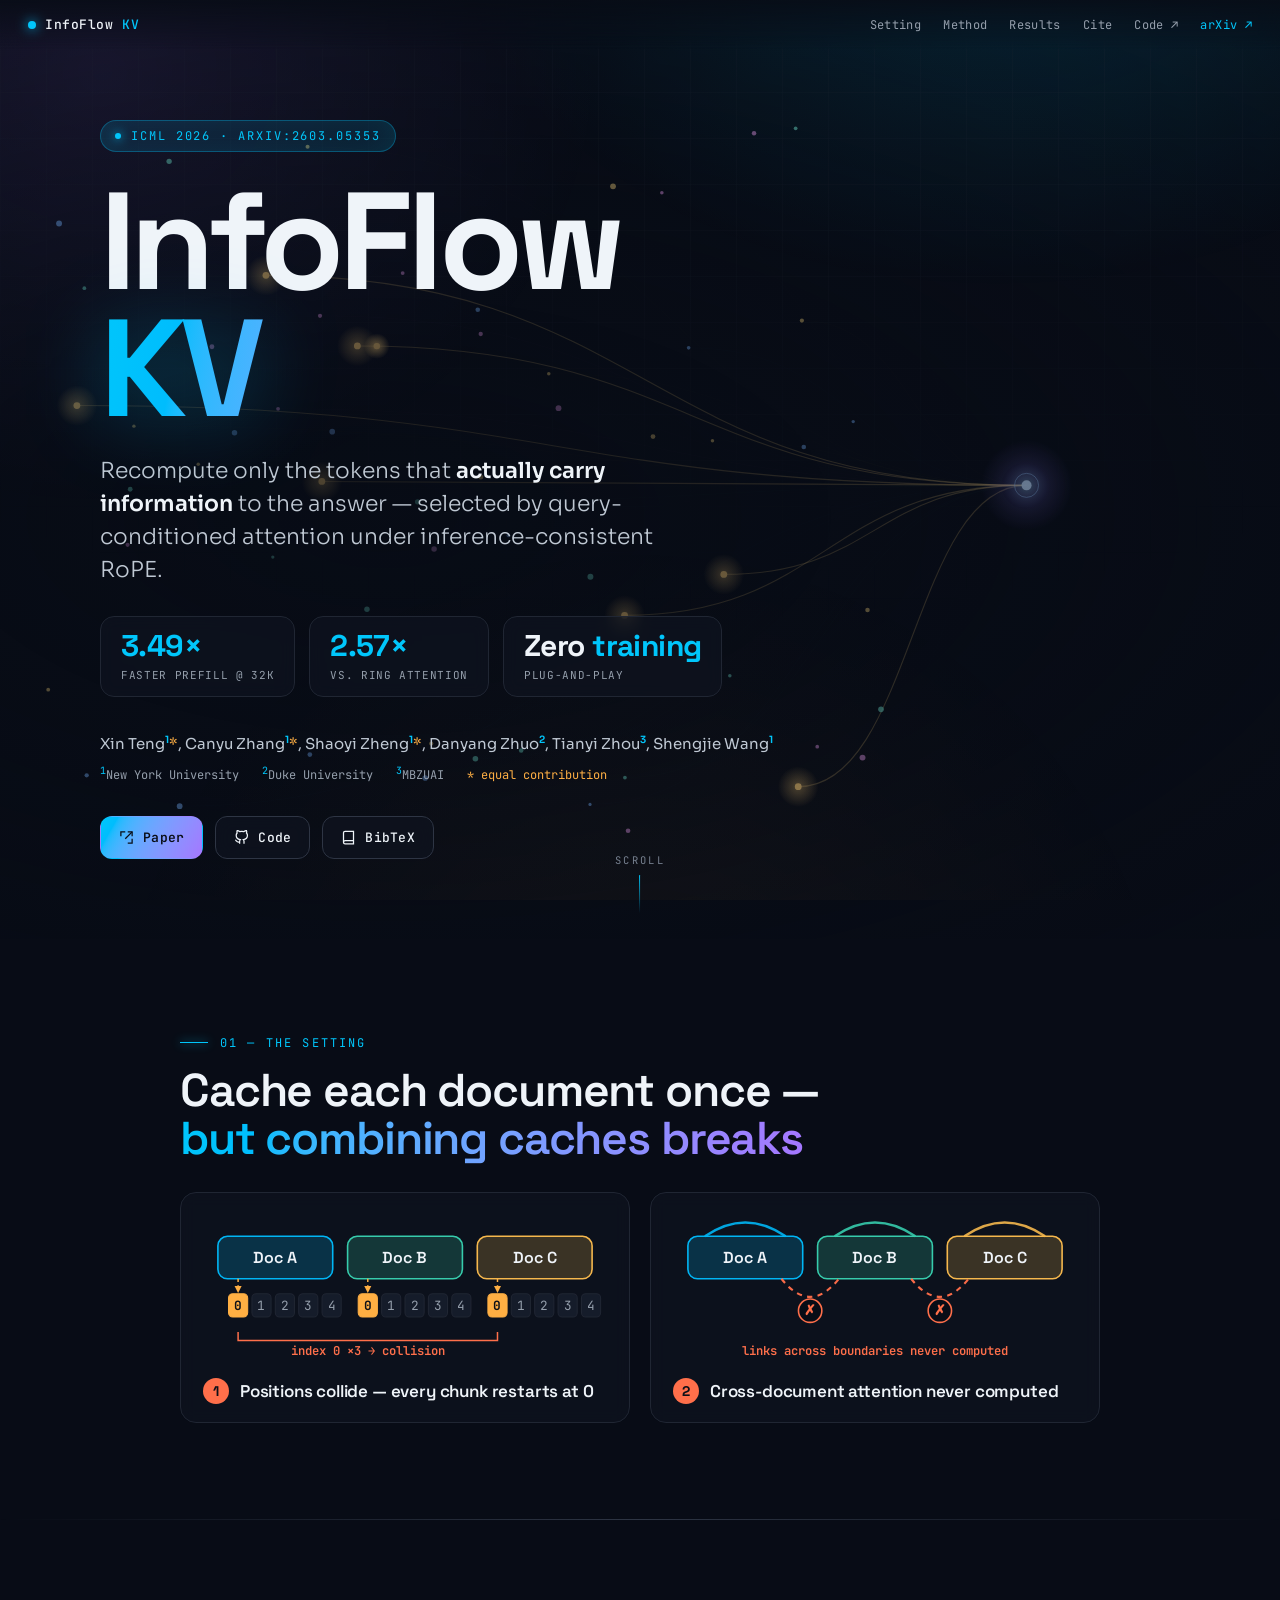
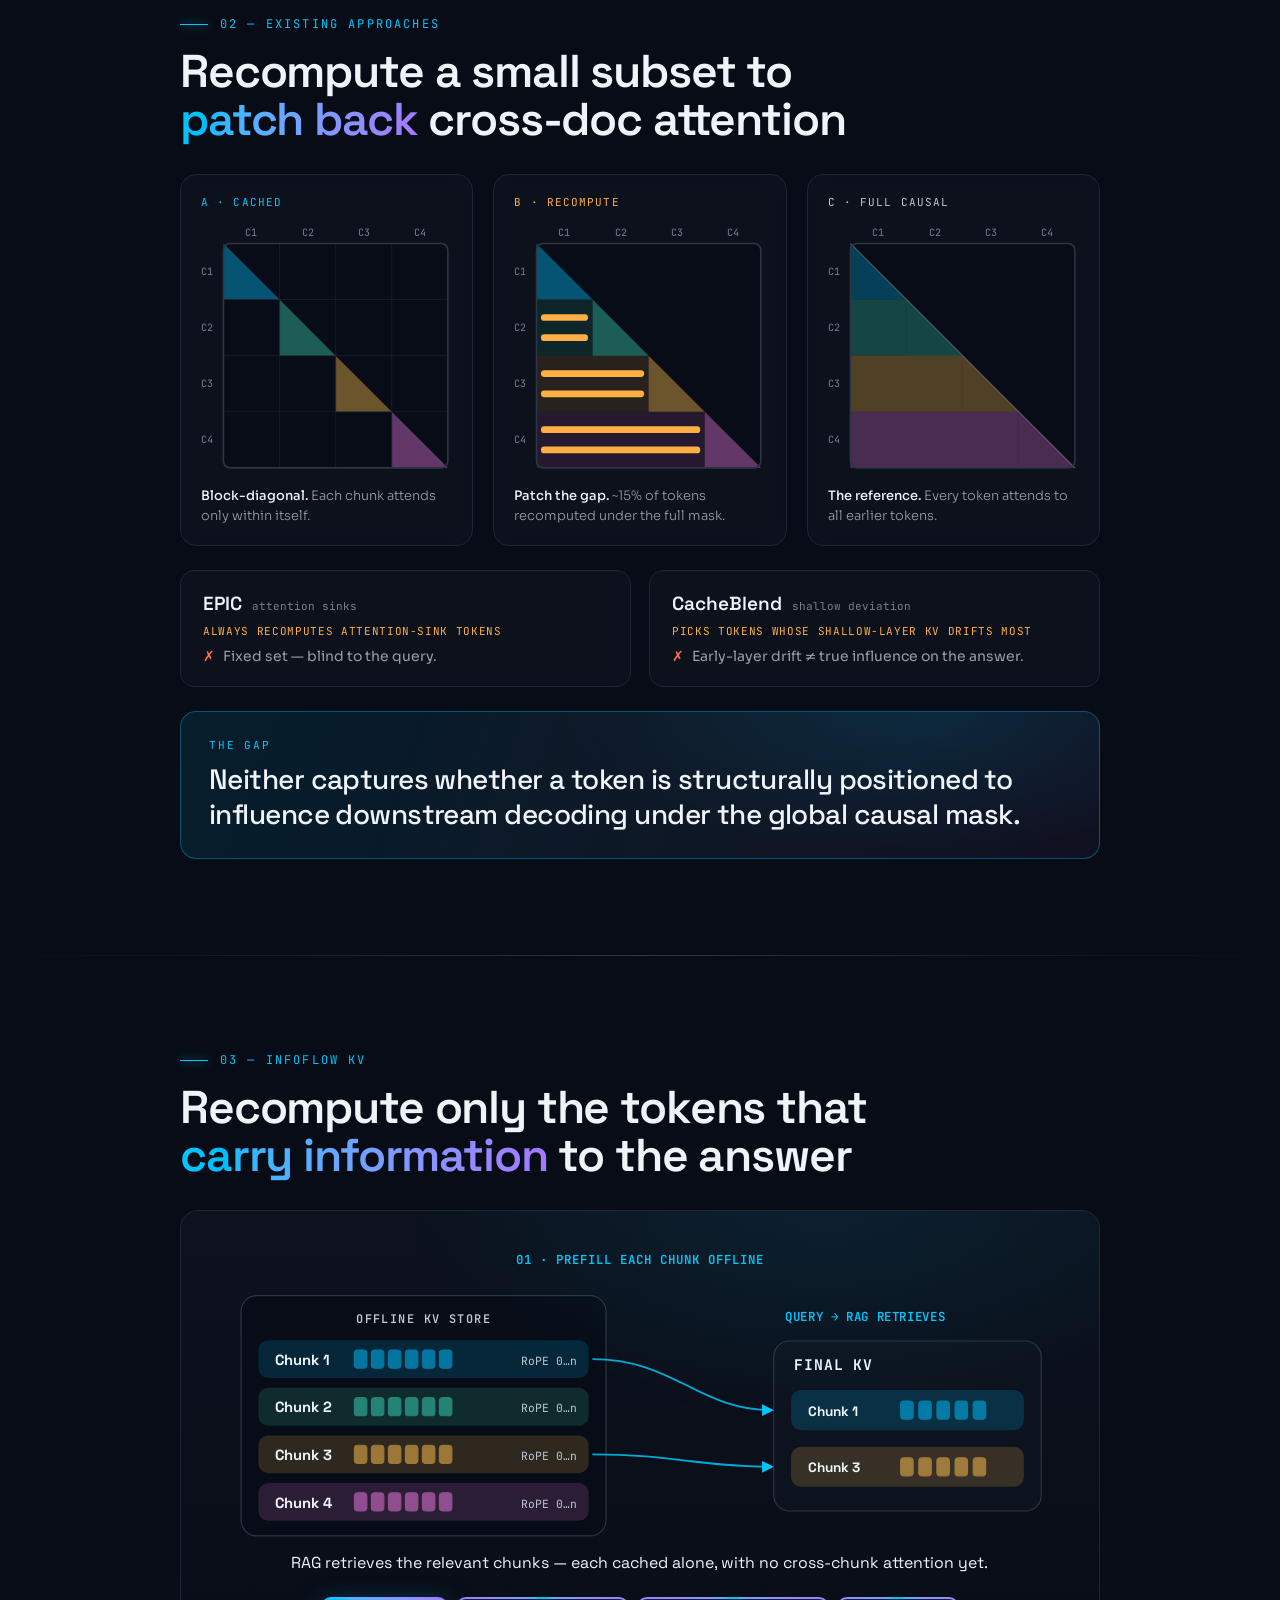
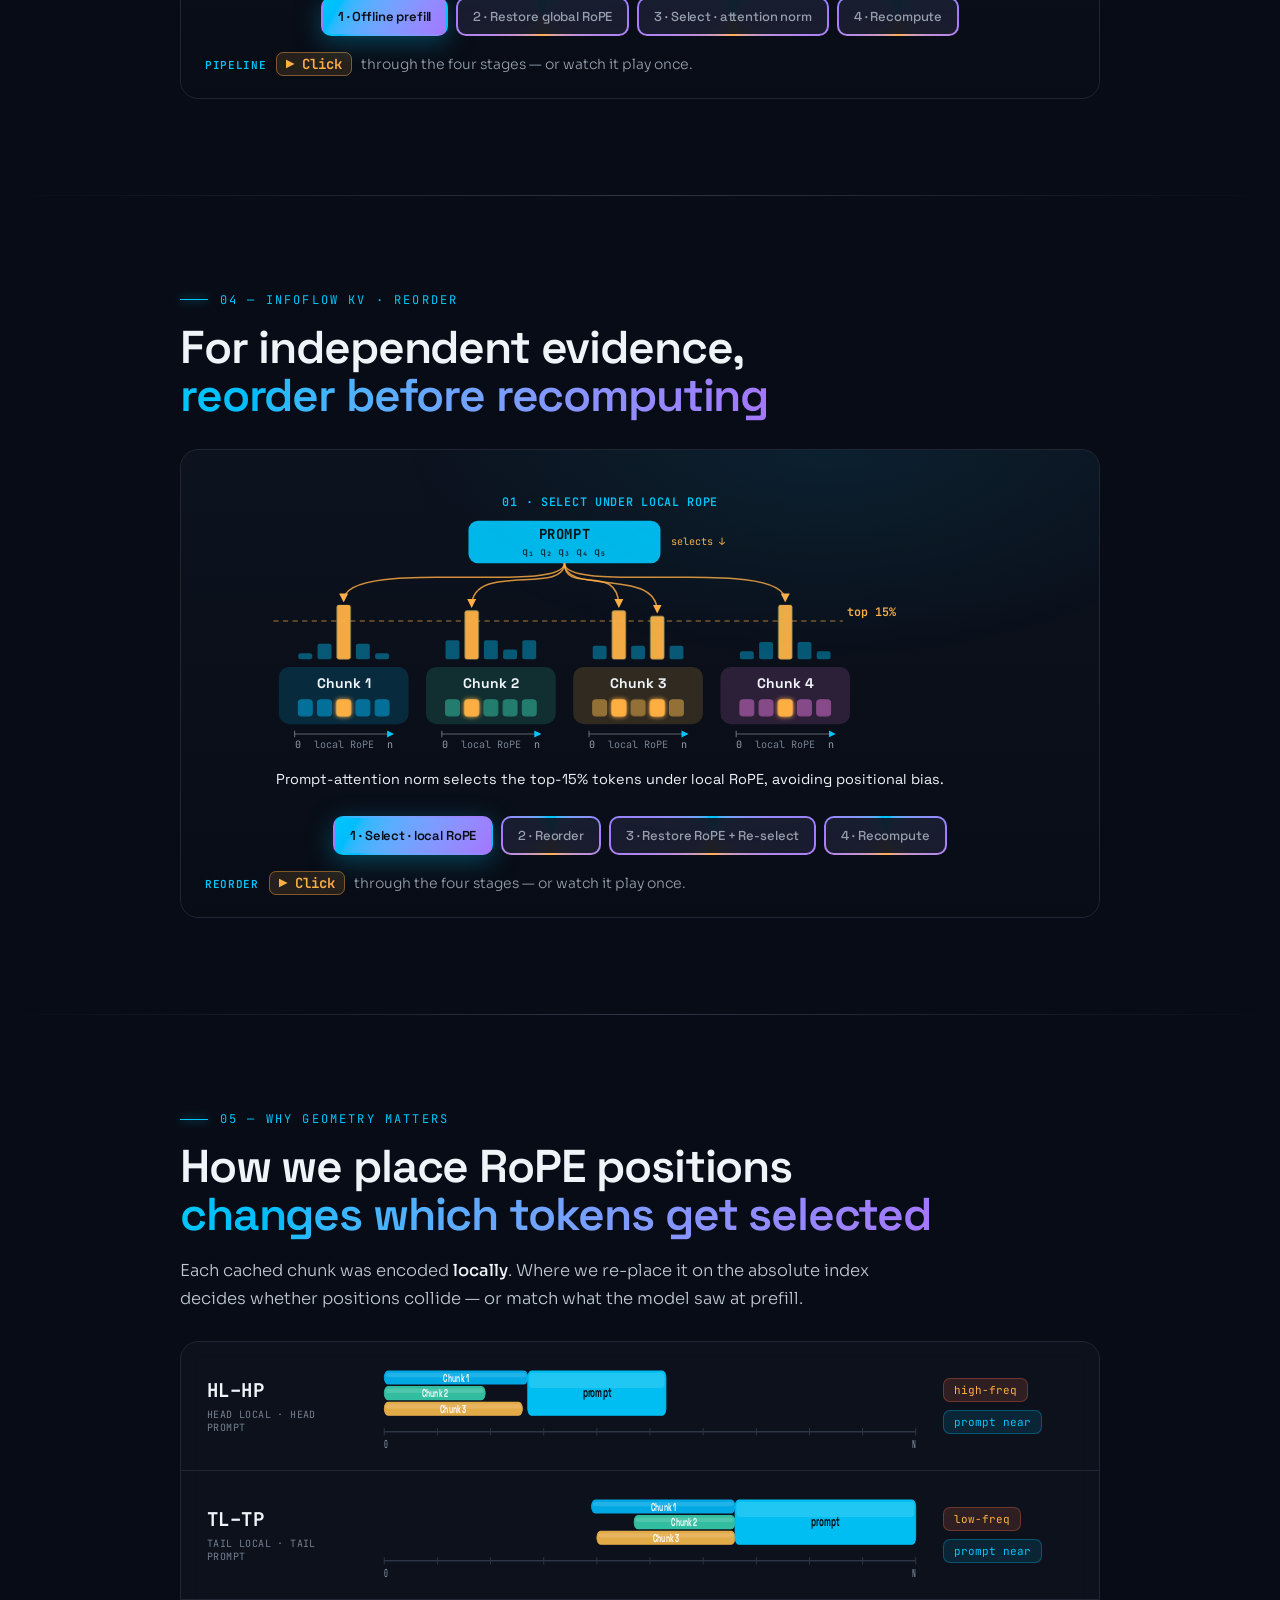
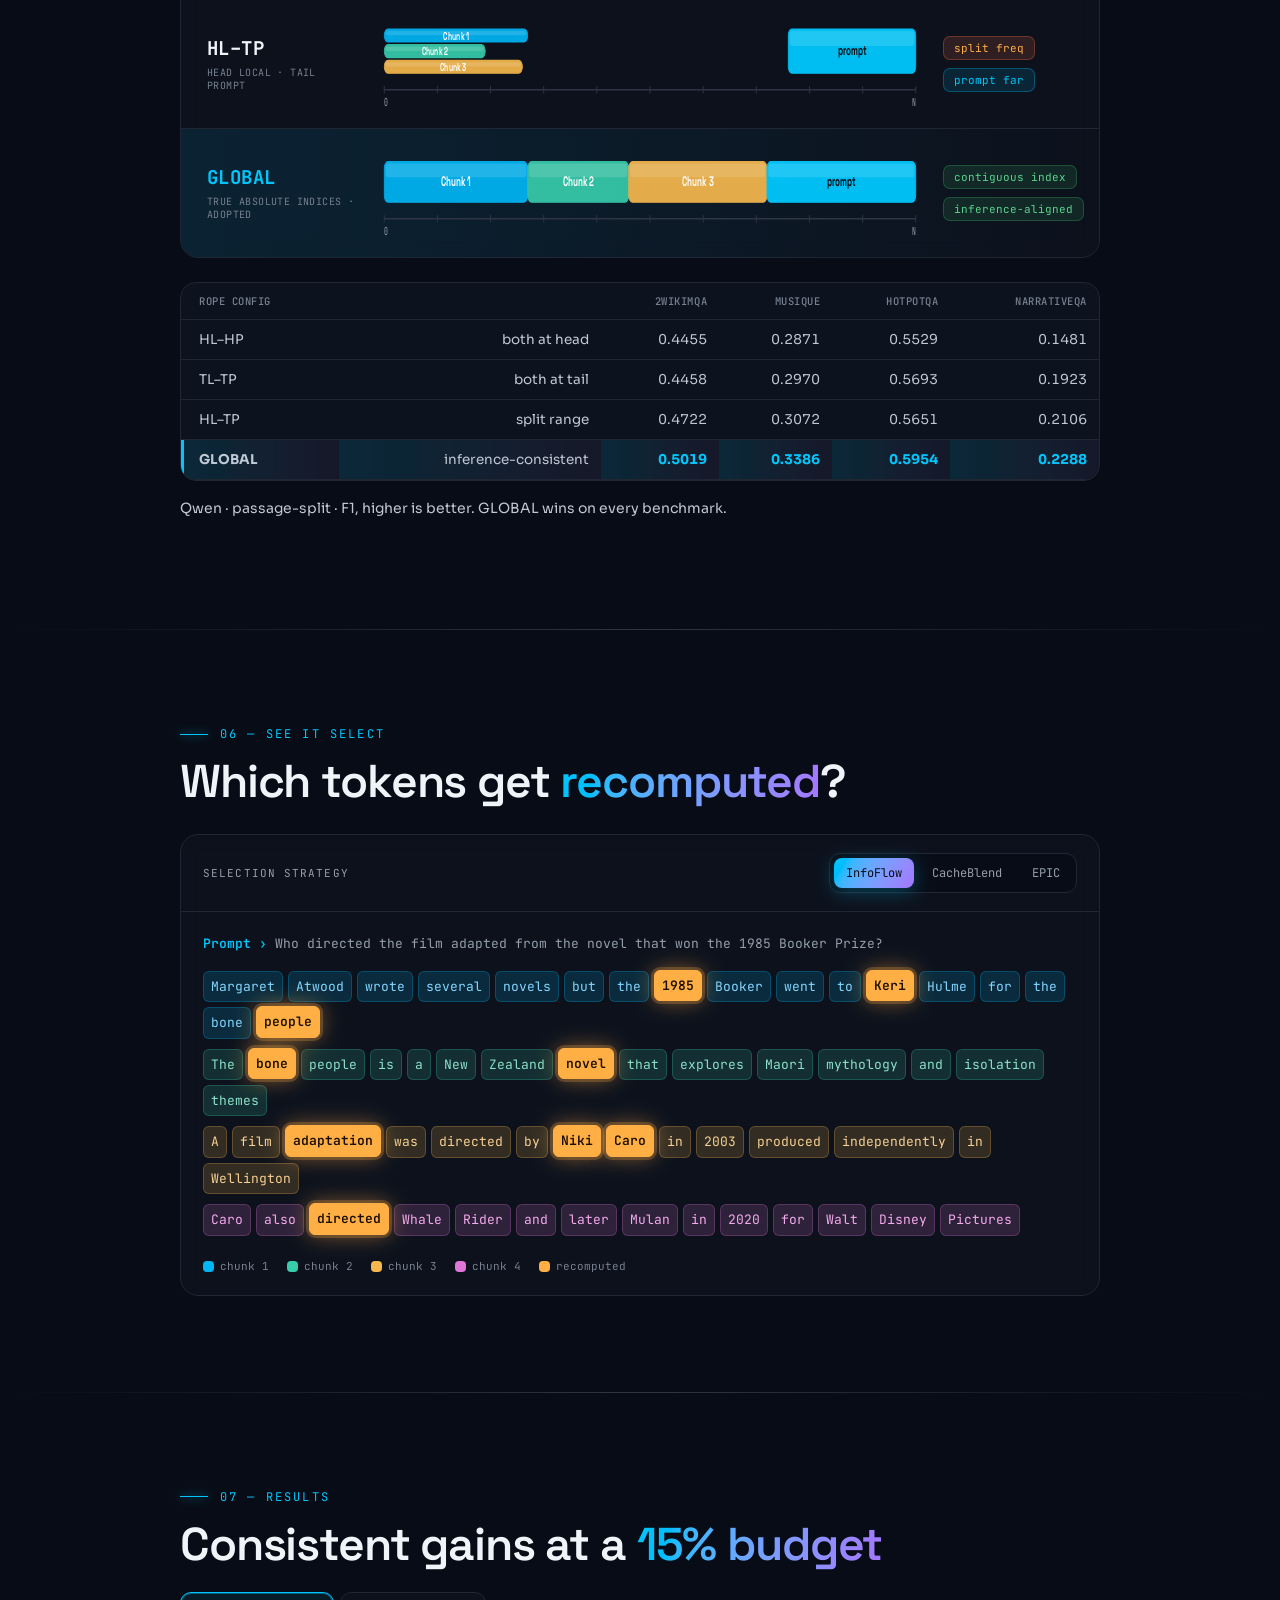
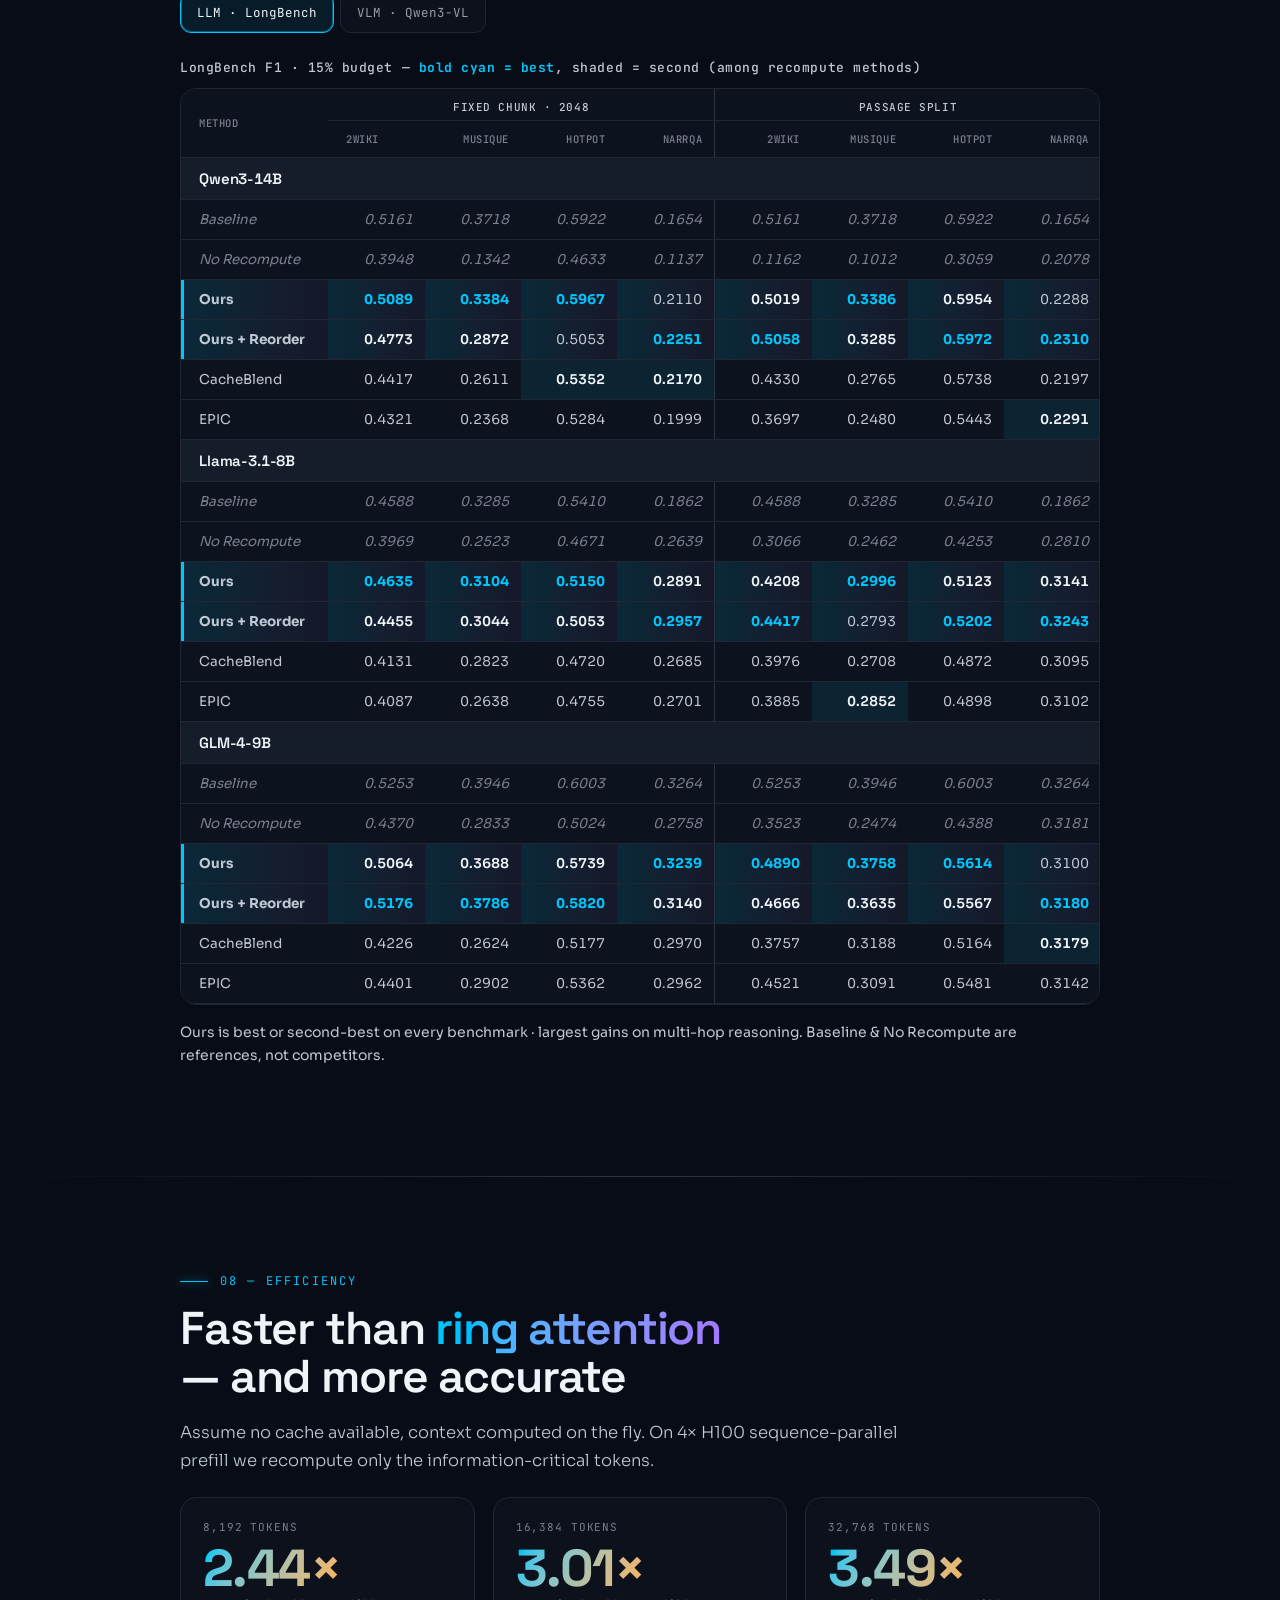
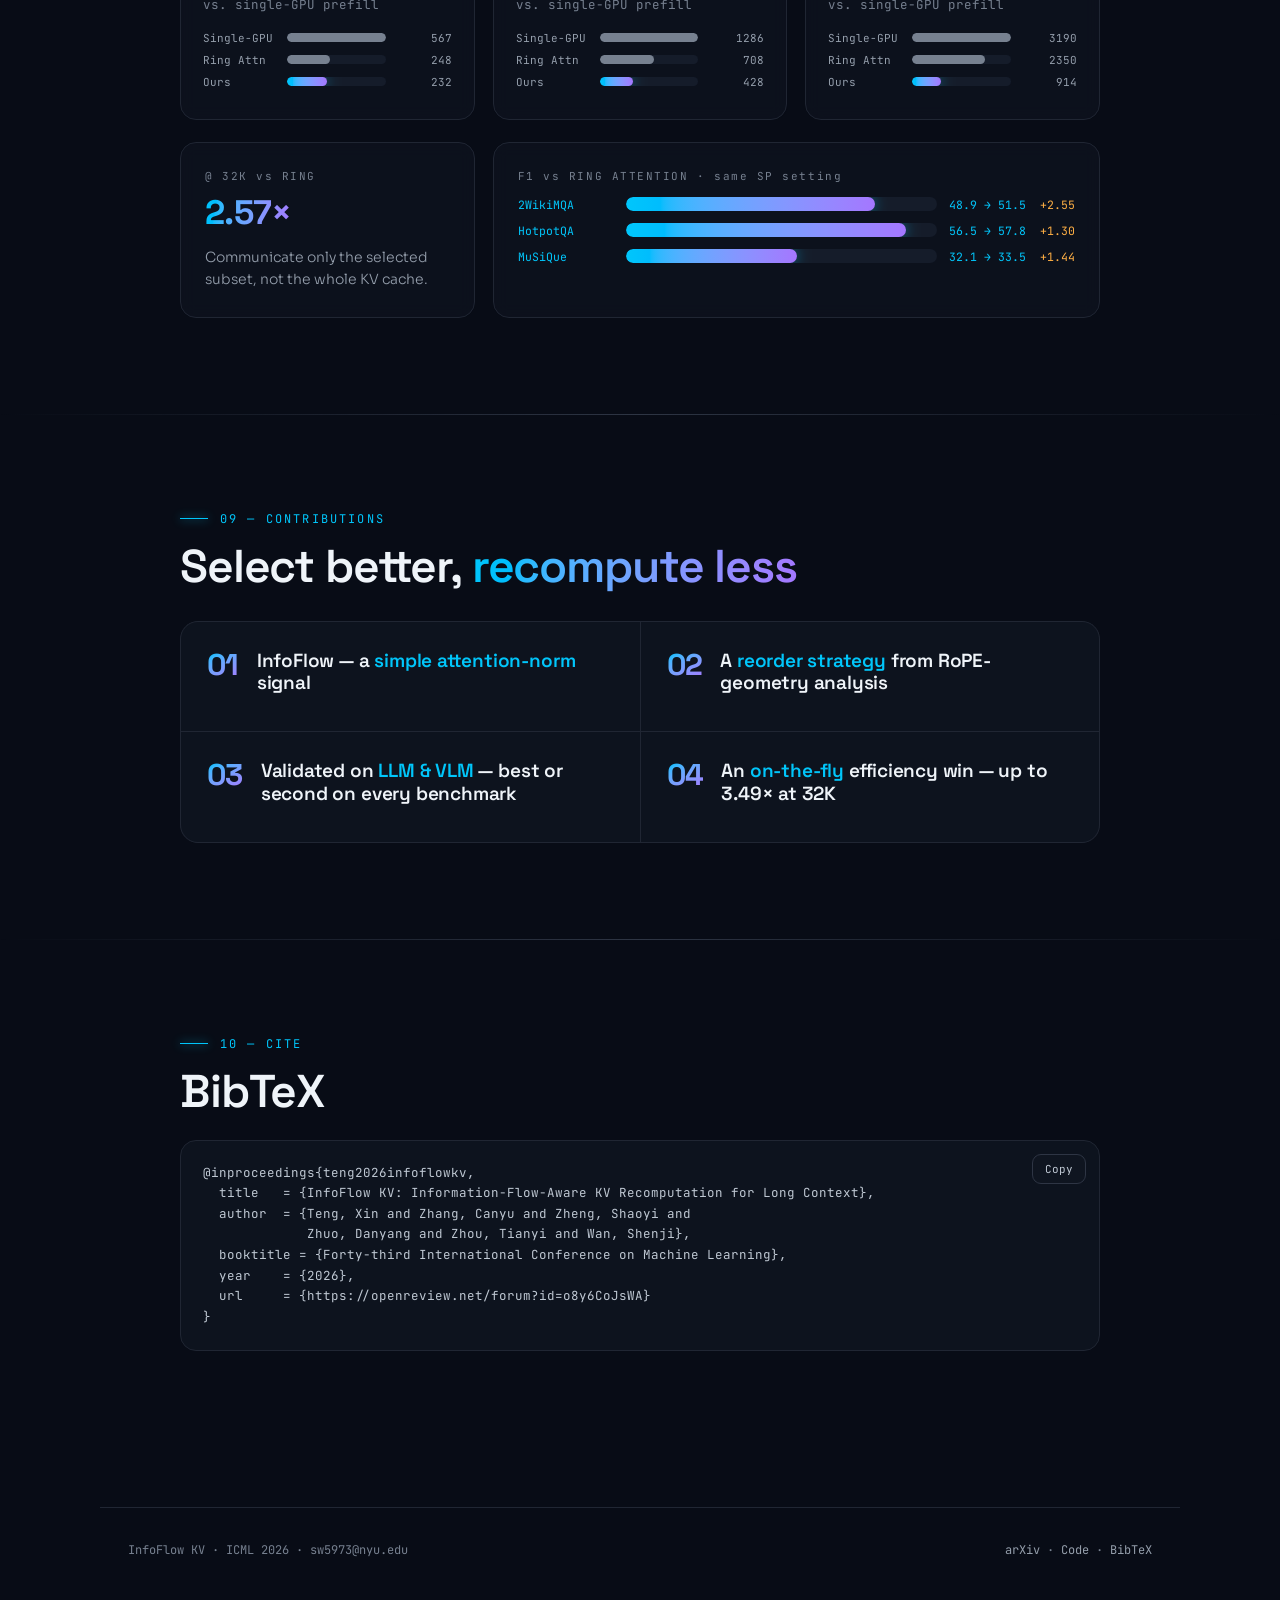
<file: index.html>
<!doctype html>
<html lang="en">
<head>
<meta charset="utf-8" />
<meta name="viewport" content="width=device-width,initial-scale=1" />
<title>InfoFlow KV — Information-Flow-Aware KV Recomputation for Long Context</title>
<link rel="preconnect" href="https://fonts.googleapis.com" />
<link rel="preconnect" href="https://fonts.gstatic.com" crossorigin />
<link href="https://fonts.googleapis.com/css2?family=Space+Grotesk:wght@400;500;600;700&family=Sora:wght@300;400;500;600&family=JetBrains+Mono:wght@400;500;600&display=swap" rel="stylesheet" />
<template id="__bundler_thumbnail" data-bg-color="#1a1d2b">
  <svg viewBox="0 0 1200 800" xmlns="http://www.w3.org/2000/svg">
    <rect width="1200" height="800" fill="#1a1d2b"/>
    <g transform="translate(250,330)">
      <circle cx="0"   cy="0"  r="14" fill="#78b4ff"/>
      <circle cx="120" cy="-60" r="10" fill="#6ee1cd"/>
      <circle cx="100" cy="70"  r="10" fill="#f0cd78"/>
      <circle cx="240" cy="20"  r="22" fill="#f5c873"/>
      <circle cx="260" cy="-50" r="10" fill="#e196e6"/>
      <circle cx="560" cy="0"   r="26" fill="#9cc8ff"/>
      <path d="M0 0 Q280 -120 560 0" stroke="#78b4ff" stroke-width="2" fill="none" opacity="0.5"/>
      <path d="M240 20 Q400 40 560 0" stroke="#f5c873" stroke-width="3" fill="none" opacity="0.8"/>
    </g>
    <text x="600" y="500" text-anchor="middle" font-family="sans-serif" font-weight="700" font-size="64" fill="#9cc8ff">InfoFlow KV</text>
  </svg>
</template>
<link rel="stylesheet" href="styles.css" />
</head>
<body>

<div class="bg-field"></div>
<div class="bg-grid"></div>

<!-- ============ NAV ============ -->
<nav class="nav">
  <div class="brand"><span class="blip"></span>InfoFlow<span style="color:var(--accent)">KV</span></div>
  <div class="links">
    <a href="#problem">Setting</a>
    <a href="#method">Method</a>
    <a href="#results">Results</a>
    <a href="#cite">Cite</a>
    <a href="https://github.com/tx467/InfoFlow-KV/tree/main" target="_blank" rel="noopener" class="np">Code ↗</a>
    <a href="https://arxiv.org/abs/2603.05353" target="_blank" rel="noopener" class="np" style="color:var(--accent)">arXiv ↗</a>
  </div>
</nav>

<!-- ============ HERO ============ -->
<header class="hero" data-screen-label="Hero">
  <canvas id="hero-canvas"></canvas>
  <div class="hero-mask"></div>
  <div class="hero-inner">
    <div class="eyebrow"><span class="pulse"></span>ICML 2026 · arXiv:2603.05353</div>
    <h1 class="title"><span class="l1">InfoFlow</span><span class="l2">KV</span></h1>
    <p class="hero-sub">Recompute only the tokens that <b>actually carry information</b> to the answer — selected by query-conditioned attention under inference-consistent RoPE.</p>

    <div class="metrics">
      <div class="metric"><div class="v"><span data-count="3.49" data-dec="2" data-suffix="×">0×</span></div><div class="k">Faster prefill @ 32K</div></div>
      <div class="metric"><div class="v"><span data-count="2.57" data-dec="2" data-suffix="×">0×</span></div><div class="k">vs. Ring Attention</div></div>
      <div class="metric"><div class="v">Zero<span> training</span></div><div class="k">Plug-and-play</div></div>
    </div>

    <div class="byline">
      <span class="au">Xin Teng<sup>1</sup><span class="star">*</span></span>,
      <span class="au">Canyu Zhang<sup>1</sup><span class="star">*</span></span>,
      <span class="au">Shaoyi Zheng<sup>1</sup><span class="star">*</span></span>,
      <span class="au">Danyang Zhuo<sup>2</sup></span>,
      <span class="au">Tianyi Zhou<sup>3</sup></span>,
      <span class="au">Shengjie Wang<sup>1</sup></span>
    </div>
    <div class="affil">
      <span><sup>1</sup>New York University</span>
      <span><sup>2</sup>Duke University</span>
      <span><sup>3</sup>MBZUAI</span>
      <span class="star" style="color:var(--hot)">* equal contribution</span>
    </div>

    <div class="btns">
      <a class="btn primary" href="https://arxiv.org/abs/2603.05353" target="_blank" rel="noopener"><svg viewBox="0 0 24 24" fill="none" stroke="currentColor" stroke-width="2"><path d="M14 3h7v7"/><path d="M10 14 21 3"/><path d="M21 14v7h-7"/><path d="M3 10V3h7"/></svg>Paper</a>
      <a class="btn" href="https://github.com/tx467/InfoFlow-KV/tree/main" target="_blank" rel="noopener"><svg viewBox="0 0 24 24" fill="none" stroke="currentColor" stroke-width="2"><path d="M9 19c-5 1.5-5-2.5-7-3m14 6v-3.87a3.37 3.37 0 0 0-.94-2.61c3.14-.35 6.44-1.54 6.44-7A5.44 5.44 0 0 0 20 4.77 5.07 5.07 0 0 0 19.91 1S18.73.65 16 2.48a13.38 13.38 0 0 0-7 0C6.27.65 5.09 1 5.09 1A5.07 5.07 0 0 0 5 4.77a5.44 5.44 0 0 0-1.5 3.78c0 5.42 3.3 6.61 6.44 7A3.37 3.37 0 0 0 9 18.13V22"/></svg>Code</a>
      <a class="btn" href="#cite"><svg viewBox="0 0 24 24" fill="none" stroke="currentColor" stroke-width="2"><path d="M4 19.5A2.5 2.5 0 0 1 6.5 17H20"/><path d="M6.5 2H20v20H6.5A2.5 2.5 0 0 1 4 19.5v-15A2.5 2.5 0 0 1 6.5 2z"/></svg>BibTeX</a>
    </div>
  </div>
  <div class="scrollcue"><span>scroll</span><span class="bar"></span></div>
</header>

<!-- ============ THE SETTING ============ -->
<section class="block section" id="problem" data-screen-label="The setting">
  <div class="reveal">
    <div class="kicker">01 — The setting</div>
    <h2 class="h2">Cache each document once — <em>but combining caches breaks</em></h2>
  </div>

  <div class="setting reveal">
    <div class="svis">
      <div id="set-pos"></div>
      <div class="slabel"><span class="b">1</span><span class="t">Positions collide — every chunk restarts at&nbsp;0</span></div>
    </div>
    <div class="svis">
      <div id="set-attn"></div>
      <div class="slabel"><span class="b">2</span><span class="t">Cross-document attention never computed</span></div>
    </div>
  </div>
</section>

<hr class="divider" />

<!-- ============ EXISTING APPROACHES ============ -->
<section class="block section" id="prior" data-screen-label="Existing approaches">
  <div class="reveal">
    <div class="kicker">02 — Existing approaches</div>
    <h2 class="h2">Recompute a small subset to <em>patch back</em> cross-doc attention</h2>
  </div>

  <div class="masks reveal">
    <div class="mask">
      <div class="tag" style="color:var(--accent)">A · Cached</div>
      <div id="mask-cached"></div>
      <p class="cap"><b>Block-diagonal.</b> Each chunk attends only within itself.</p>
    </div>
    <div class="mask">
      <div class="tag" style="color:var(--hot)">B · Recompute</div>
      <div id="mask-recompute"></div>
      <p class="cap"><b>Patch the gap.</b> ~15% of tokens recomputed under the full mask.</p>
    </div>
    <div class="mask">
      <div class="tag" style="color:var(--ink-2)">C · Full causal</div>
      <div id="mask-full"></div>
      <p class="cap"><b>The reference.</b> Every token attends to all earlier tokens.</p>
    </div>
  </div>

  <div class="priors reveal">
    <div class="prior">
      <div class="nm"><h4>EPIC</h4><span>attention sinks</span></div>
      <div class="how">Always recomputes attention-sink tokens</div>
      <div class="x">Fixed set — blind to the query.</div>
    </div>
    <div class="prior">
      <div class="nm"><h4>CacheBlend</h4><span>shallow deviation</span></div>
      <div class="how">Picks tokens whose shallow-layer KV drifts most</div>
      <div class="x">Early-layer drift ≠ true influence on the answer.</div>
    </div>
  </div>

  <div class="gap reveal">
    <div class="k">The gap</div>
    <p>Neither captures whether a token is structurally positioned to influence downstream decoding under the global causal mask.</p>
  </div>
</section>

<hr class="divider" />

<!-- ============ METHOD ============ -->
<section class="block section" id="method" data-screen-label="Method">
  <div class="reveal">
    <div class="kicker">03 — InfoFlow KV</div>
    <h2 class="h2">Recompute only the tokens that <em>carry information</em> to the answer</h2>
  </div>

  <div class="figwrap reveal" style="margin-top:30px">
    <div id="pipeline-diagram"></div>
    <div class="diagram-ctrls">
      <button class="dc-btn on" data-step="0">1 · Offline prefill</button>
      <button class="dc-btn" data-step="1">2 · Restore global RoPE</button>
      <button class="dc-btn" data-step="2">3 · Select · attention norm</button>
      <button class="dc-btn" data-step="3">4 · Recompute</button>
    </div>
    <div class="figcap"><b>Pipeline</b><span class="clickcue">▶ Click</span> through the four stages — or watch it play once.</div>
  </div>
</section>

<hr class="divider" />

<!-- ============ REORDER ============ -->
<section class="block section" id="reorder" data-screen-label="Reorder">
  <div class="reveal">
    <div class="kicker">04 — InfoFlow KV · Reorder</div>
    <h2 class="h2">For independent evidence, <em>reorder before recomputing</em></h2>
  </div>

  <div class="figwrap reveal" style="margin-top:30px">
    <div id="reorder-diagram"></div>
    <div class="diagram-ctrls">
      <button class="dc-btn on" data-rstep="0">1 · Select · local RoPE</button>
      <button class="dc-btn" data-rstep="1">2 · Reorder</button>
      <button class="dc-btn" data-rstep="2">3 · Restore RoPE + Re-select</button>
      <button class="dc-btn" data-rstep="3">4 · Recompute</button>
    </div>
    <div class="figcap"><b>Reorder</b><span class="clickcue">▶ Click</span> through the four stages — or watch it play once.</div>
  </div>
</section>

<hr class="divider" />

<!-- ============ ROPE GEOMETRY ============ -->
<section class="block section" id="rope" data-screen-label="RoPE geometry">
  <div class="reveal">
    <div class="kicker">05 — Why geometry matters</div>
    <h2 class="h2">How we place RoPE positions <em>changes which tokens get selected</em></h2>
    <p class="body">Each cached chunk was encoded <em>locally</em>. Where we re-place it on the absolute index decides whether positions collide — or match what the model saw at prefill.</p>
  </div>

  <div class="ropepanel reveal">
    <div class="roperow">
      <div class="who"><div class="nm">HL–HP</div><div class="sub">head local · head prompt</div></div>
      <div class="spec" data-rope="hlhp"></div>
      <div class="chips"><span class="chp warn">high-freq</span><span class="chp info">prompt near</span></div>
    </div>
    <div class="roperow">
      <div class="who"><div class="nm">TL–TP</div><div class="sub">tail local · tail prompt</div></div>
      <div class="spec" data-rope="tltp"></div>
      <div class="chips"><span class="chp warn">low-freq</span><span class="chp info">prompt near</span></div>
    </div>
    <div class="roperow">
      <div class="who"><div class="nm">HL–TP</div><div class="sub">head local · tail prompt</div></div>
      <div class="spec" data-rope="hltp"></div>
      <div class="chips"><span class="chp warn">split freq</span><span class="chp info">prompt far</span></div>
    </div>
    <div class="roperow good">
      <div class="who"><div class="nm">GLOBAL</div><div class="sub">true absolute indices · adopted</div></div>
      <div class="spec" data-rope="global"></div>
      <div class="chips"><span class="chp ok">contiguous index</span><span class="chp ok">inference-aligned</span></div>
    </div>
  </div>

  <div class="tablewrap reveal" style="margin-top:24px">
    <table class="results">
      <thead><tr><th>RoPE config</th><th></th><th>2WikiMQA</th><th>MuSiQue</th><th>HotpotQA</th><th>NarrativeQA</th></tr></thead>
      <tbody>
        <tr><td>HL–HP</td><td>both at head</td><td>0.4455</td><td>0.2871</td><td>0.5529</td><td>0.1481</td></tr>
        <tr><td>TL–TP</td><td>both at tail</td><td>0.4458</td><td>0.2970</td><td>0.5693</td><td>0.1923</td></tr>
        <tr><td>HL–TP</td><td>split range</td><td>0.4722</td><td>0.3072</td><td>0.5651</td><td>0.2106</td></tr>
        <tr class="ours"><td><b>GLOBAL</b></td><td>inference-consistent</td><td class="best">0.5019</td><td class="best">0.3386</td><td class="best">0.5954</td><td class="best">0.2288</td></tr>
      </tbody>
    </table>
  </div>
  <p class="foot">Qwen · passage-split · F1, higher is better. GLOBAL wins on every benchmark.</p>
</section>

<hr class="divider" />

<!-- ============ INTERACTIVE DEMO ============ -->
<section class="block section" id="interactive" data-screen-label="Interactive">
  <div class="reveal">
    <div class="kicker">06 — See it select</div>
    <h2 class="h2">Which tokens get <em>recomputed</em>?</h2>
  </div>
  <div class="tokdemo reveal" id="tokdemo">
    <div class="top">
      <div class="t">Selection strategy</div>
      <div class="modes">
        <button class="mode on" data-mode="ours">InfoFlow</button>
        <button class="mode" data-mode="cb">CacheBlend</button>
        <button class="mode" data-mode="epic">EPIC</button>
      </div>
    </div>
    <div class="tokbody">
      <div class="prompt-line"><b>Prompt ›</b> Who directed the film adapted from the novel that won the 1985 Booker Prize?</div>
      <div class="tokens" id="tokens"></div>
      <div class="legend">
        <span><span class="sw" style="background:var(--chunk-a)"></span>chunk 1</span>
        <span><span class="sw" style="background:var(--chunk-b)"></span>chunk 2</span>
        <span><span class="sw" style="background:var(--chunk-c)"></span>chunk 3</span>
        <span><span class="sw" style="background:var(--chunk-d)"></span>chunk 4</span>
        <span><span class="sw" style="background:var(--hot)"></span>recomputed</span>
      </div>
    </div>
  </div>
</section>

<hr class="divider" />

<!-- ============ RESULTS ============ -->
<section class="block section" id="results" data-screen-label="Results">
  <div class="reveal">
    <div class="kicker">07 — Results</div>
    <h2 class="h2">Consistent gains at a <em>15% budget</em></h2>
  </div>

  <div class="tabs reveal">
    <button class="tab on" data-tab="llm">LLM · LongBench</button>
    <button class="tab" data-tab="vlm">VLM · Qwen3-VL</button>
  </div>

  <!-- LLM -->
  <div class="tabpanel on" id="panel-llm">
    <div class="numhead">LongBench F1 · 15% budget — <b style="color:var(--accent)">bold cyan = best</b>, shaded = second (among recompute methods)</div>
    <div class="tablewrap">
      <table class="results wide">
        <thead>
          <tr><th rowspan="2" style="width:16%">Method</th><th colspan="4" class="grp">Fixed chunk · 2048</th><th colspan="4" class="grp gdiv">Passage split</th></tr>
          <tr><th>2Wiki</th><th>MuSiQue</th><th>Hotpot</th><th>NarrQA</th><th class="gdiv">2Wiki</th><th>MuSiQue</th><th>Hotpot</th><th>NarrQA</th></tr>
        </thead>
        <tbody>
          <tr class="model-head"><td colspan="9">Qwen3-14B</td></tr>
          <tr class="baseline"><td>Baseline</td><td>0.5161</td><td>0.3718</td><td>0.5922</td><td>0.1654</td><td class="gdiv">0.5161</td><td>0.3718</td><td>0.5922</td><td>0.1654</td></tr>
          <tr class="baseline"><td>No Recompute</td><td>0.3948</td><td>0.1342</td><td>0.4633</td><td>0.1137</td><td class="gdiv">0.1162</td><td>0.1012</td><td>0.3059</td><td>0.2078</td></tr>
          <tr class="ours"><td><b>Ours</b></td><td class="best">0.5089</td><td class="best">0.3384</td><td class="best">0.5967</td><td>0.2110</td><td class="second gdiv">0.5019</td><td class="best">0.3386</td><td class="second">0.5954</td><td>0.2288</td></tr>
          <tr class="ours"><td><b>Ours + Reorder</b></td><td class="second">0.4773</td><td class="second">0.2872</td><td>0.5053</td><td class="best">0.2251</td><td class="best gdiv">0.5058</td><td class="second">0.3285</td><td class="best">0.5972</td><td class="best">0.2310</td></tr>
          <tr><td>CacheBlend</td><td>0.4417</td><td>0.2611</td><td class="second">0.5352</td><td class="second">0.2170</td><td class="gdiv">0.4330</td><td>0.2765</td><td>0.5738</td><td>0.2197</td></tr>
          <tr><td>EPIC</td><td>0.4321</td><td>0.2368</td><td>0.5284</td><td>0.1999</td><td class="gdiv">0.3697</td><td>0.2480</td><td>0.5443</td><td class="second">0.2291</td></tr>

          <tr class="model-head"><td colspan="9">Llama-3.1-8B</td></tr>
          <tr class="baseline"><td>Baseline</td><td>0.4588</td><td>0.3285</td><td>0.5410</td><td>0.1862</td><td class="gdiv">0.4588</td><td>0.3285</td><td>0.5410</td><td>0.1862</td></tr>
          <tr class="baseline"><td>No Recompute</td><td>0.3969</td><td>0.2523</td><td>0.4671</td><td>0.2639</td><td class="gdiv">0.3066</td><td>0.2462</td><td>0.4253</td><td>0.2810</td></tr>
          <tr class="ours"><td><b>Ours</b></td><td class="best">0.4635</td><td class="best">0.3104</td><td class="best">0.5150</td><td class="second">0.2891</td><td class="second gdiv">0.4208</td><td class="best">0.2996</td><td class="second">0.5123</td><td class="second">0.3141</td></tr>
          <tr class="ours"><td><b>Ours + Reorder</b></td><td class="second">0.4455</td><td class="second">0.3044</td><td class="second">0.5053</td><td class="best">0.2957</td><td class="best gdiv">0.4417</td><td>0.2793</td><td class="best">0.5202</td><td class="best">0.3243</td></tr>
          <tr><td>CacheBlend</td><td>0.4131</td><td>0.2823</td><td>0.4720</td><td>0.2685</td><td class="gdiv">0.3976</td><td>0.2708</td><td>0.4872</td><td>0.3095</td></tr>
          <tr><td>EPIC</td><td>0.4087</td><td>0.2638</td><td>0.4755</td><td>0.2701</td><td class="gdiv">0.3885</td><td class="second">0.2852</td><td>0.4898</td><td>0.3102</td></tr>

          <tr class="model-head"><td colspan="9">GLM-4-9B</td></tr>
          <tr class="baseline"><td>Baseline</td><td>0.5253</td><td>0.3946</td><td>0.6003</td><td>0.3264</td><td class="gdiv">0.5253</td><td>0.3946</td><td>0.6003</td><td>0.3264</td></tr>
          <tr class="baseline"><td>No Recompute</td><td>0.4370</td><td>0.2833</td><td>0.5024</td><td>0.2758</td><td class="gdiv">0.3523</td><td>0.2474</td><td>0.4388</td><td>0.3181</td></tr>
          <tr class="ours"><td><b>Ours</b></td><td class="second">0.5064</td><td class="second">0.3688</td><td class="second">0.5739</td><td class="best">0.3239</td><td class="best gdiv">0.4890</td><td class="best">0.3758</td><td class="best">0.5614</td><td>0.3100</td></tr>
          <tr class="ours"><td><b>Ours + Reorder</b></td><td class="best">0.5176</td><td class="best">0.3786</td><td class="best">0.5820</td><td class="second">0.3140</td><td class="second gdiv">0.4666</td><td class="second">0.3635</td><td class="second">0.5567</td><td class="best">0.3180</td></tr>
          <tr><td>CacheBlend</td><td>0.4226</td><td>0.2624</td><td>0.5177</td><td>0.2970</td><td class="gdiv">0.3757</td><td>0.3188</td><td>0.5164</td><td class="second">0.3179</td></tr>
          <tr><td>EPIC</td><td>0.4401</td><td>0.2902</td><td>0.5362</td><td>0.2962</td><td class="gdiv">0.4521</td><td>0.3091</td><td>0.5481</td><td>0.3142</td></tr>
        </tbody>
      </table>
    </div>
    <p class="foot">Ours is best or second-best on every benchmark · largest gains on multi-hop reasoning. Baseline &amp; No Recompute are references, not competitors.</p>
  </div>

  <!-- VLM -->
  <div class="tabpanel" id="panel-vlm">
    <div class="numhead">Qwen3-VL-8B · five multimodal QA benchmarks · larger k = more visual chunks, stronger mismatch</div>
    <div class="tablewrap">
      <table class="results">
        <thead><tr><th style="width:22%">Method</th><th>RealWorldQA</th><th>ChartQA</th><th>OCRBench</th><th>HRBench4K</th><th>InfoVQA</th></tr></thead>
        <tbody>
          <tr class="model-head"><td colspan="6">k = 0 · no chunk-wise recomputation</td></tr>
          <tr class="baseline"><td>Baseline</td><td>0.7059</td><td>83.08</td><td>878</td><td>0.7488</td><td>83.07</td></tr>

          <tr class="model-head"><td colspan="6">k = 2 · two visual chunks</td></tr>
          <tr class="baseline"><td>No Recompute</td><td>0.6745</td><td>71.32</td><td>839</td><td>0.7275</td><td>71.64</td></tr>
          <tr class="ours"><td><b>Ours</b></td><td class="best">0.6810</td><td class="best">73.48</td><td class="second">842</td><td class="best">0.7263</td><td class="best">73.07</td></tr>
          <tr><td>CacheBlend</td><td class="second">0.6758</td><td class="second">71.72</td><td class="best">845</td><td>0.7238</td><td class="second">72.00</td></tr>
          <tr><td>EPIC</td><td>0.6745</td><td>70.92</td><td>836</td><td class="second">0.7250</td><td>71.51</td></tr>

          <tr class="model-head"><td colspan="6">k = 4 · four visual chunks</td></tr>
          <tr class="baseline"><td>No Recompute</td><td>0.6588</td><td>62.00</td><td>781</td><td>0.6888</td><td>57.88</td></tr>
          <tr class="ours"><td><b>Ours</b></td><td class="best">0.6667</td><td class="best">65.68</td><td class="best">802</td><td class="best">0.6913</td><td class="best">62.23</td></tr>
          <tr><td>CacheBlend</td><td class="second">0.6562</td><td class="second">62.68</td><td class="second">786</td><td class="second">0.6863</td><td class="second">58.56</td></tr>
          <tr><td>EPIC</td><td>0.6549</td><td>62.48</td><td>785</td><td>0.6725</td><td>57.82</td></tr>
        </tbody>
      </table>
    </div>
    <p class="foot">Higher is better · OCRBench scored /1000, ChartQA &amp; InfoVQA in %, others 0–1. Gains widen with k — biggest wins on ChartQA &amp; InfoVQA, which bind dispersed visual elements to text.</p>
  </div>
</section>

<hr class="divider" />

<!-- ============ EFFICIENCY ============ -->
<section class="block section" id="efficiency" data-screen-label="Efficiency">
  <div class="reveal">
    <div class="kicker">08 — Efficiency</div>
    <h2 class="h2">Faster than <em>ring attention</em> — and more accurate</h2>
    <p class="body">Assume no cache available, context computed on the fly. On 4× H100 sequence-parallel prefill we recompute only the information-critical tokens.</p>
  </div>

  <div class="speedgrid reveal">
    <div class="spcard">
      <div class="len">8,192 tokens</div>
      <div class="big"><span>2.44×</span></div>
      <div class="sub">vs. single-GPU prefill</div>
      <div class="bar-row"><span class="l">Single-GPU</span><div class="bar"><i data-w="100%"></i></div><span class="n">567</span></div>
      <div class="bar-row"><span class="l">Ring Attn</span><div class="bar"><i data-w="43.7%"></i></div><span class="n">248</span></div>
      <div class="bar-row ours"><span class="l">Ours</span><div class="bar"><i data-w="40.9%"></i></div><span class="n">232</span></div>
    </div>
    <div class="spcard">
      <div class="len">16,384 tokens</div>
      <div class="big"><span>3.01×</span></div>
      <div class="sub">vs. single-GPU prefill</div>
      <div class="bar-row"><span class="l">Single-GPU</span><div class="bar"><i data-w="100%"></i></div><span class="n">1286</span></div>
      <div class="bar-row"><span class="l">Ring Attn</span><div class="bar"><i data-w="55.0%"></i></div><span class="n">708</span></div>
      <div class="bar-row ours"><span class="l">Ours</span><div class="bar"><i data-w="33.3%"></i></div><span class="n">428</span></div>
    </div>
    <div class="spcard">
      <div class="len">32,768 tokens</div>
      <div class="big"><span>3.49×</span></div>
      <div class="sub">vs. single-GPU prefill</div>
      <div class="bar-row"><span class="l">Single-GPU</span><div class="bar"><i data-w="100%"></i></div><span class="n">3190</span></div>
      <div class="bar-row"><span class="l">Ring Attn</span><div class="bar"><i data-w="73.7%"></i></div><span class="n">2350</span></div>
      <div class="bar-row ours"><span class="l">Ours</span><div class="bar"><i data-w="28.6%"></i></div><span class="n">914</span></div>
    </div>
  </div>

  <div class="pillars reveal" style="margin-top:22px">
    <div class="pillar" style="grid-column:span 1">
      <div class="k">@ 32K vs RING</div>
      <div class="big"><span>2.57×</span></div>
      <p>Communicate only the selected subset, not the whole KV cache.</p>
    </div>
    <div class="pillar" style="grid-column:span 2">
      <div class="k">F1 vs RING ATTENTION · same SP setting</div>
      <div class="loadbars" style="margin-top:14px">
        <div class="loadbar peak"><span class="l" style="width:auto">2WikiMQA</span><div class="track"><i data-w="80%"></i></div><span class="n" style="color:var(--accent)">48.9 → 51.5 &nbsp;<span style="color:var(--hot)">+2.55</span></span></div>
        <div class="loadbar peak"><span class="l" style="width:auto">HotpotQA</span><div class="track"><i data-w="90%"></i></div><span class="n" style="color:var(--accent)">56.5 → 57.8 &nbsp;<span style="color:var(--hot)">+1.30</span></span></div>
        <div class="loadbar peak"><span class="l" style="width:auto">MuSiQue</span><div class="track"><i data-w="55%"></i></div><span class="n" style="color:var(--accent)">32.1 → 33.5 &nbsp;<span style="color:var(--hot)">+1.44</span></span></div>
      </div>
    </div>
  </div>
</section>

<hr class="divider" />

<!-- ============ CONTRIBUTIONS ============ -->
<section class="block section" id="contributions" data-screen-label="Contributions">
  <div class="reveal">
    <div class="kicker">09 — Contributions</div>
    <h2 class="h2">Select better, <em>recompute less</em></h2>
  </div>
  <div class="contribs reveal">
    <div class="contrib"><div class="n">01</div><div><h3>InfoFlow — a <em>simple attention-norm</em> signal</h3></div></div>
    <div class="contrib"><div class="n">02</div><div><h3>A <em>reorder strategy</em> from RoPE-geometry analysis</h3></div></div>
    <div class="contrib"><div class="n">03</div><div><h3>Validated on <em>LLM &amp; VLM</em> — best or second on every benchmark</h3></div></div>
    <div class="contrib"><div class="n">04</div><div><h3>An <em>on-the-fly</em> efficiency win — up to 3.49× at 32K</h3></div></div>
  </div>
</section>

<hr class="divider" />

<!-- ============ CITE ============ -->
<section class="block section" id="cite" data-screen-label="Cite">
  <div class="reveal">
    <div class="kicker">10 — Cite</div>
    <h2 class="h2">BibTeX</h2>
    <div class="bibwrap">
      <button class="copybtn" id="copybib">Copy</button>
<pre class="bib" id="bibsrc">@inproceedings{teng2026infoflowkv,
  title   = {InfoFlow KV: Information-Flow-Aware KV Recomputation for Long Context},
  author  = {Teng, Xin and Zhang, Canyu and Zheng, Shaoyi and
             Zhuo, Danyang and Zhou, Tianyi and Wan, Shenji},
  booktitle = {Forty-third International Conference on Machine Learning},
  year    = {2026},
  url     = {https://openreview.net/forum?id=o8y6CoJsWA}
}</pre>
    </div>
  </div>
</section>

<footer>
  <div>InfoFlow KV · ICML 2026 · sw5973@nyu.edu</div>
  <div><a href="https://arxiv.org/abs/2603.05353" target="_blank" rel="noopener">arXiv</a> · <a href="https://github.com/tx467/InfoFlow-KV/tree/main" target="_blank" rel="noopener">Code</a> · <a href="#cite">BibTeX</a></div>
</footer>

<script src="app.js"></script>
</body>
</html>
</file>
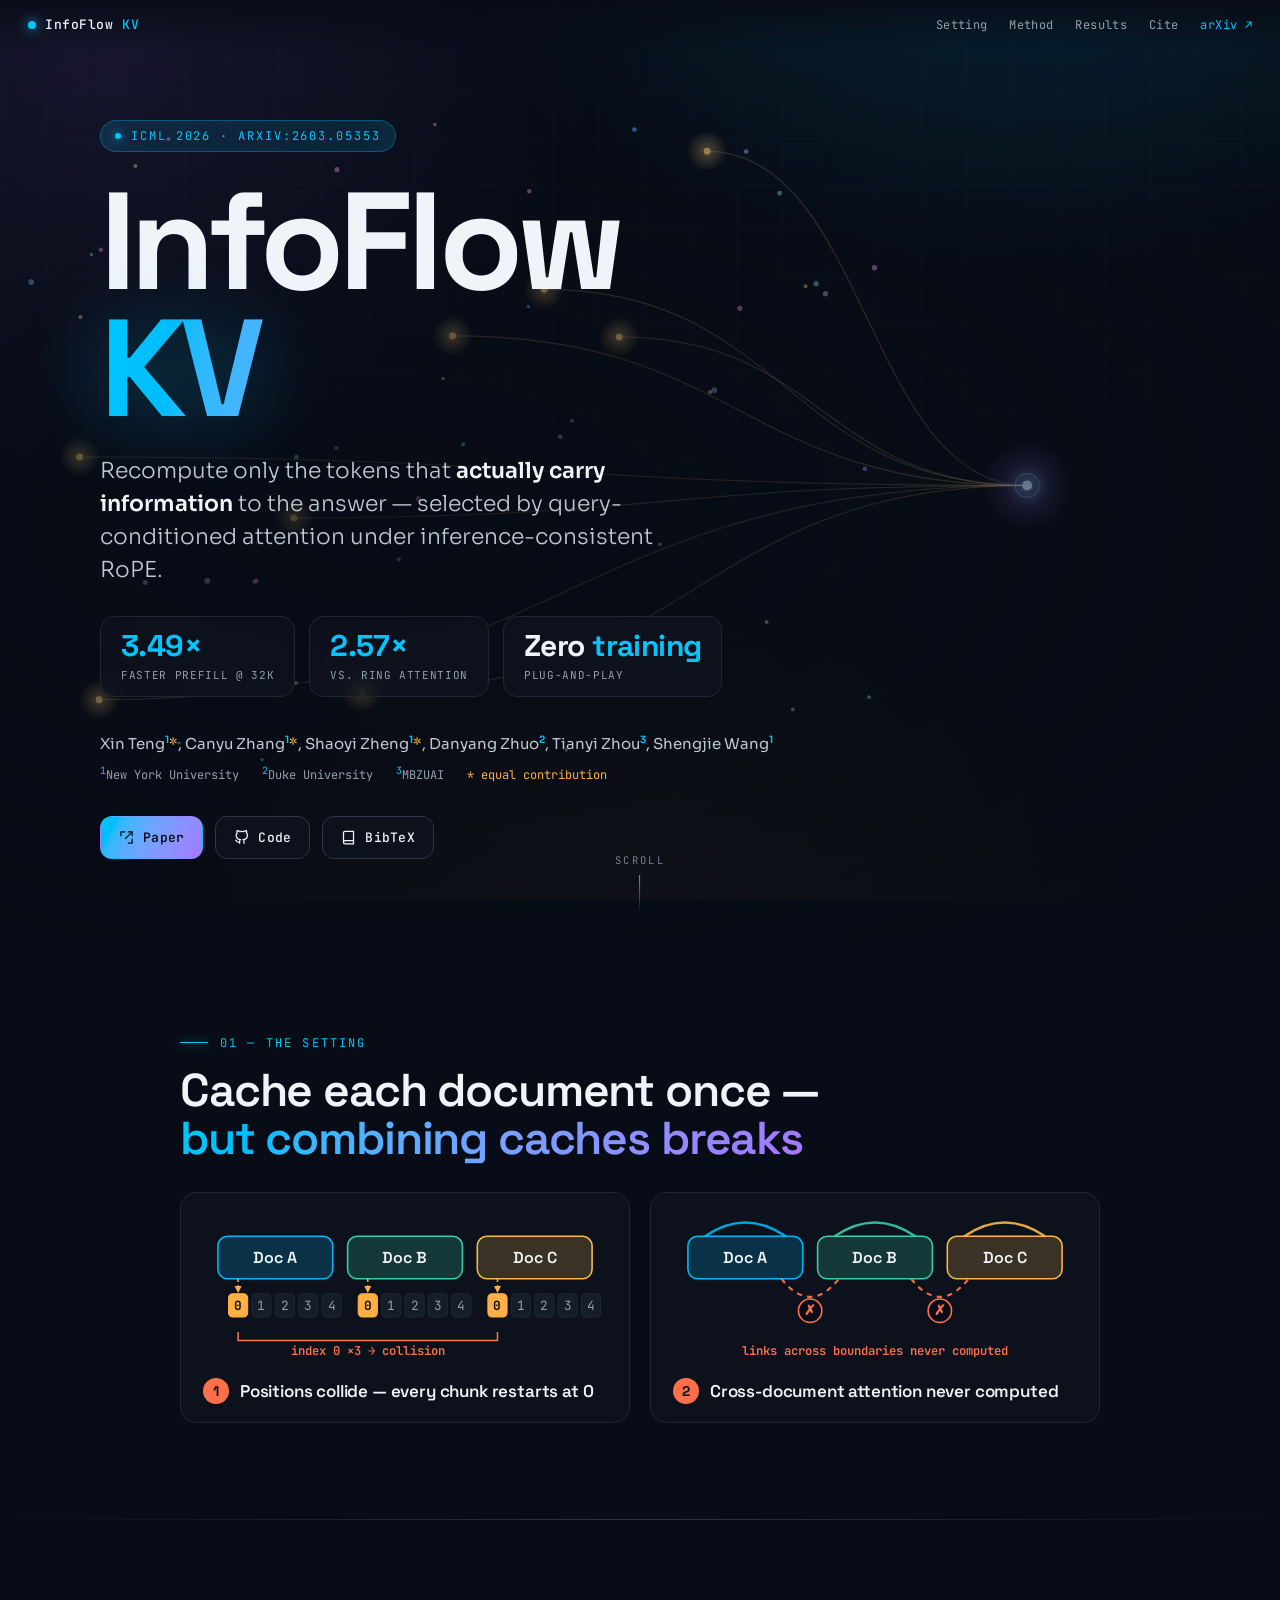
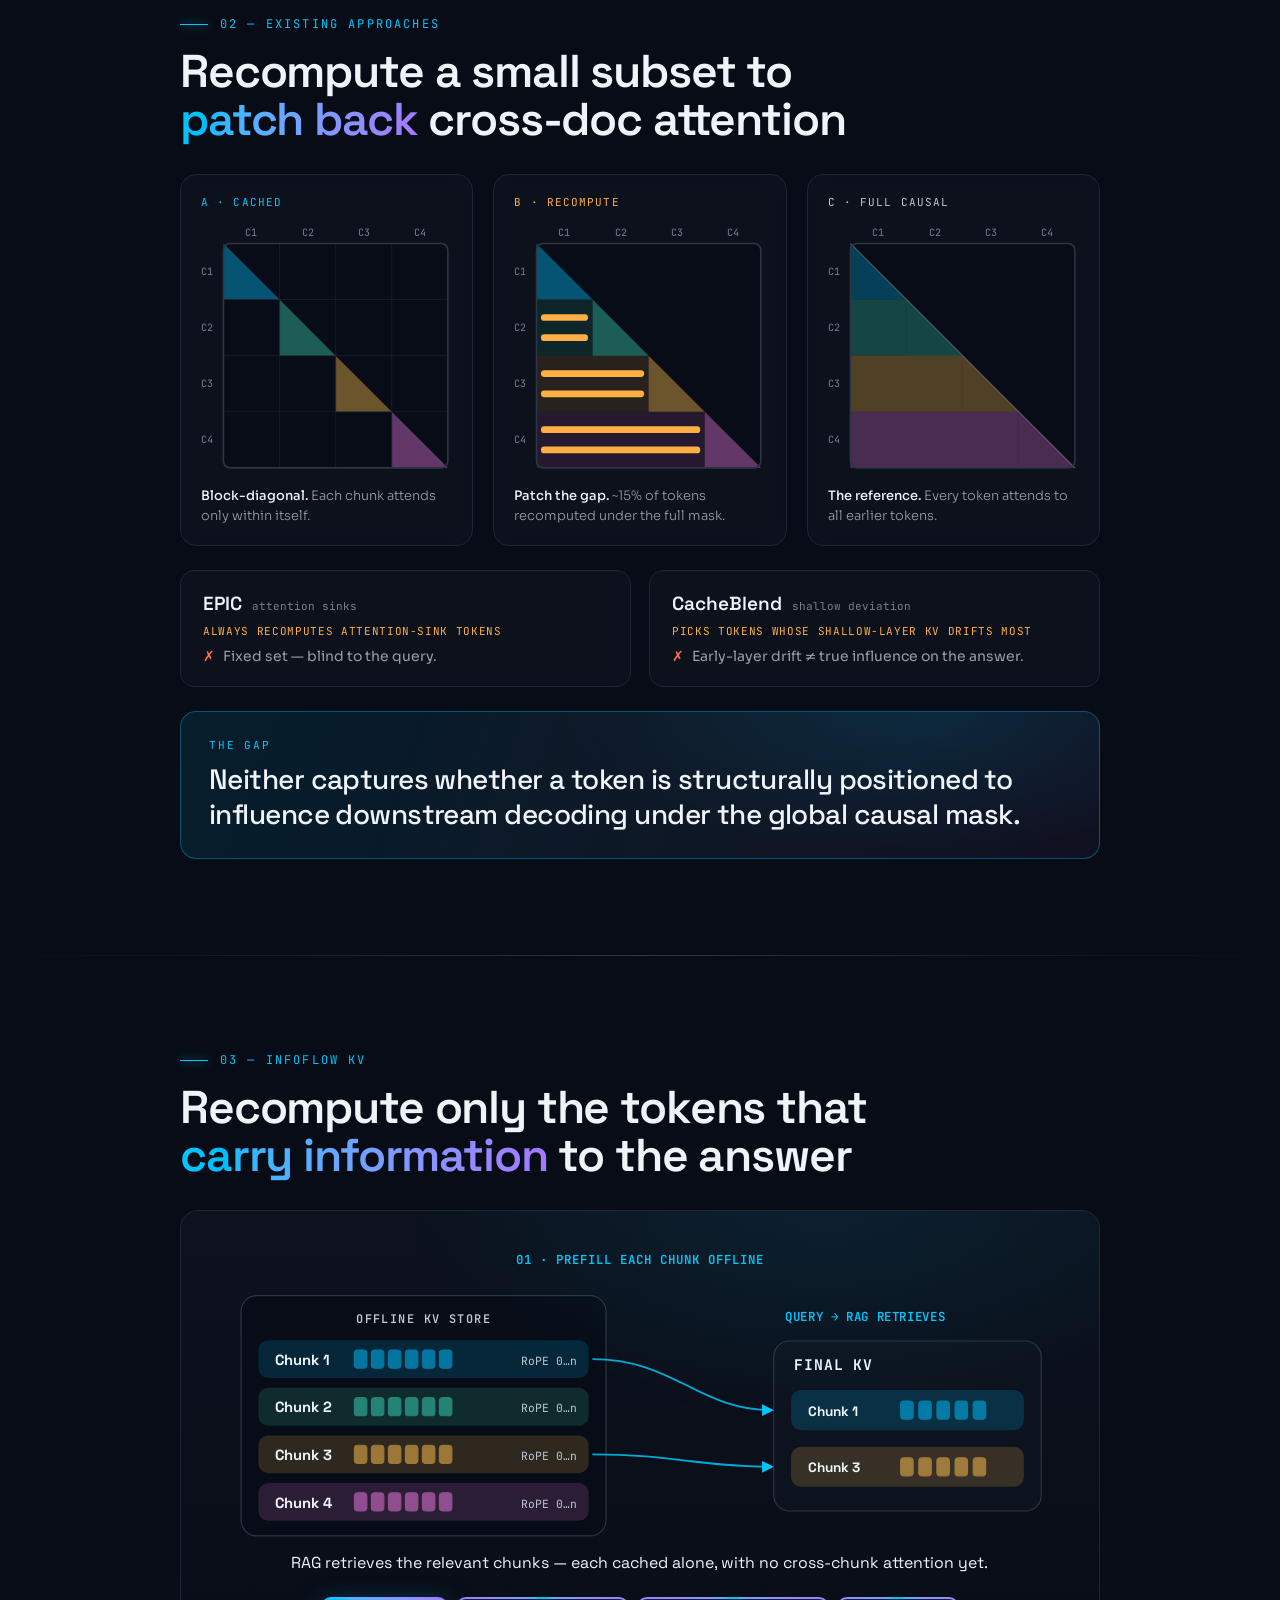
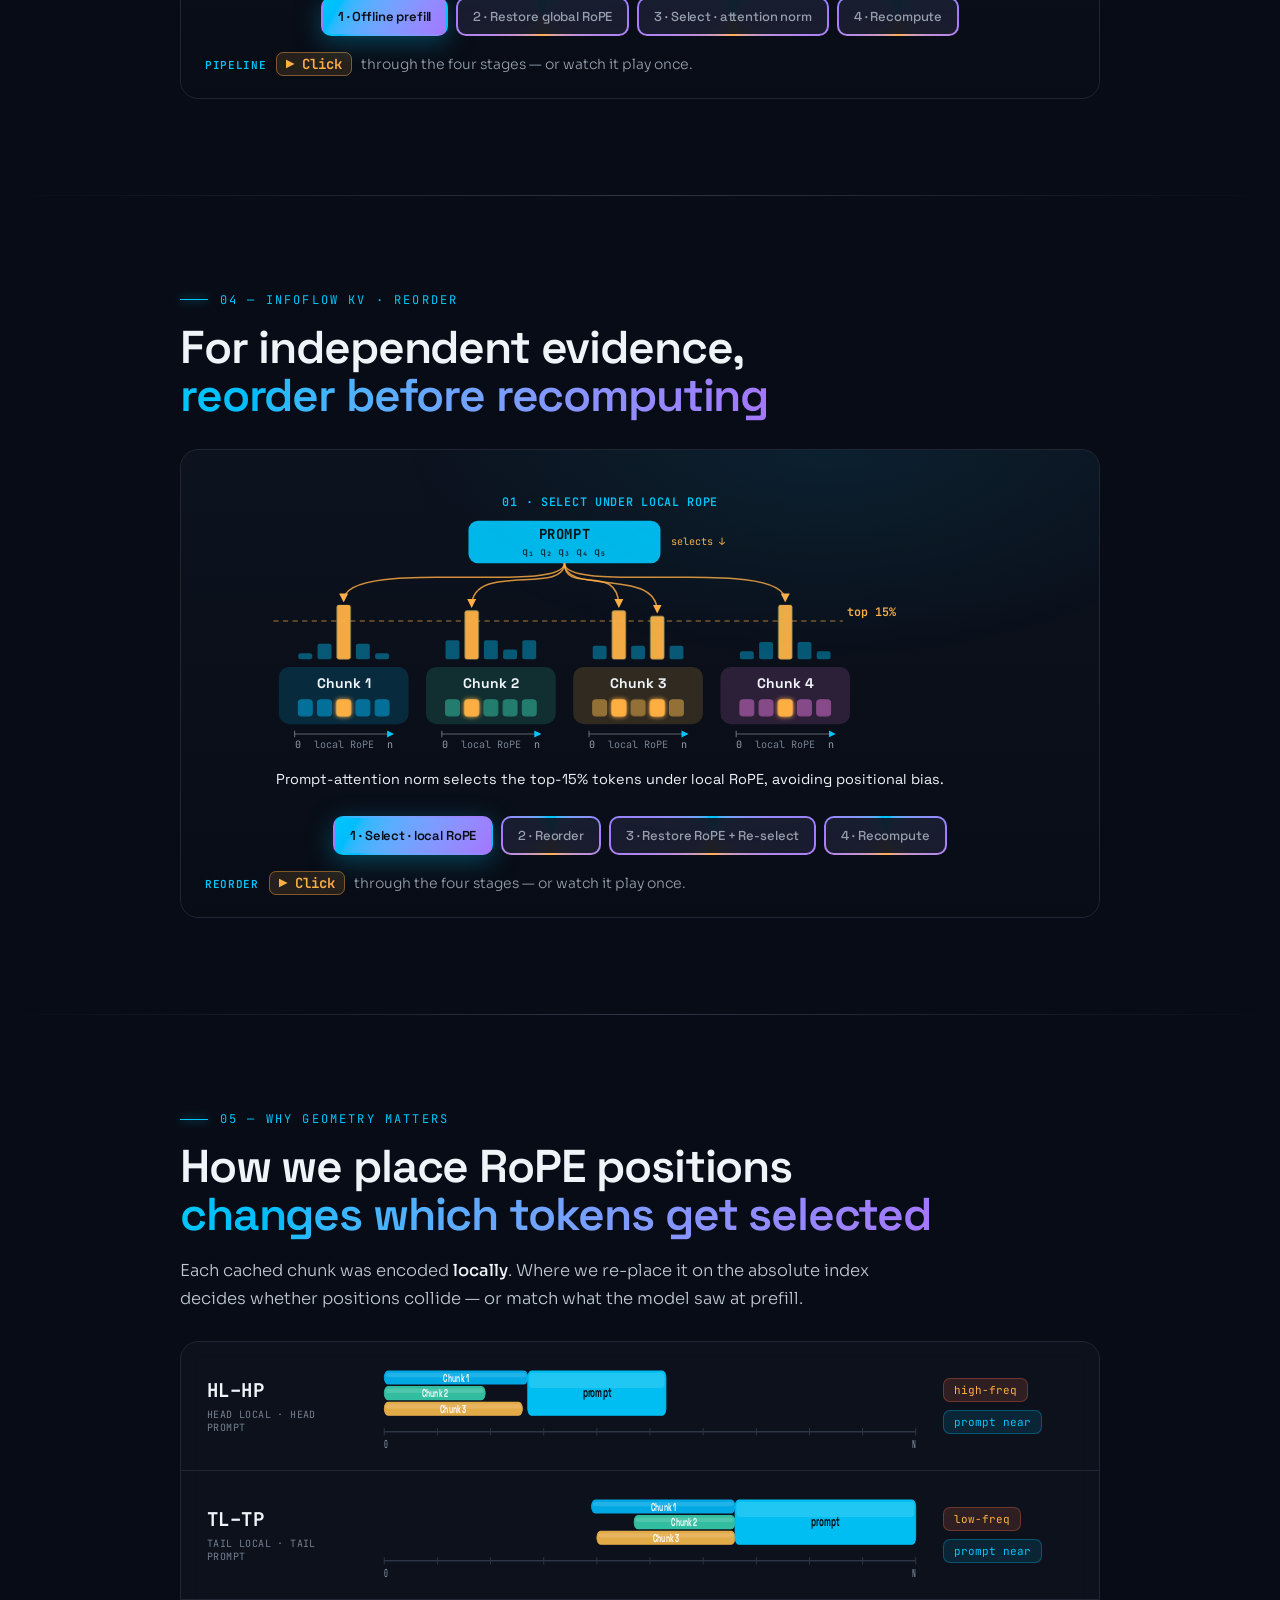
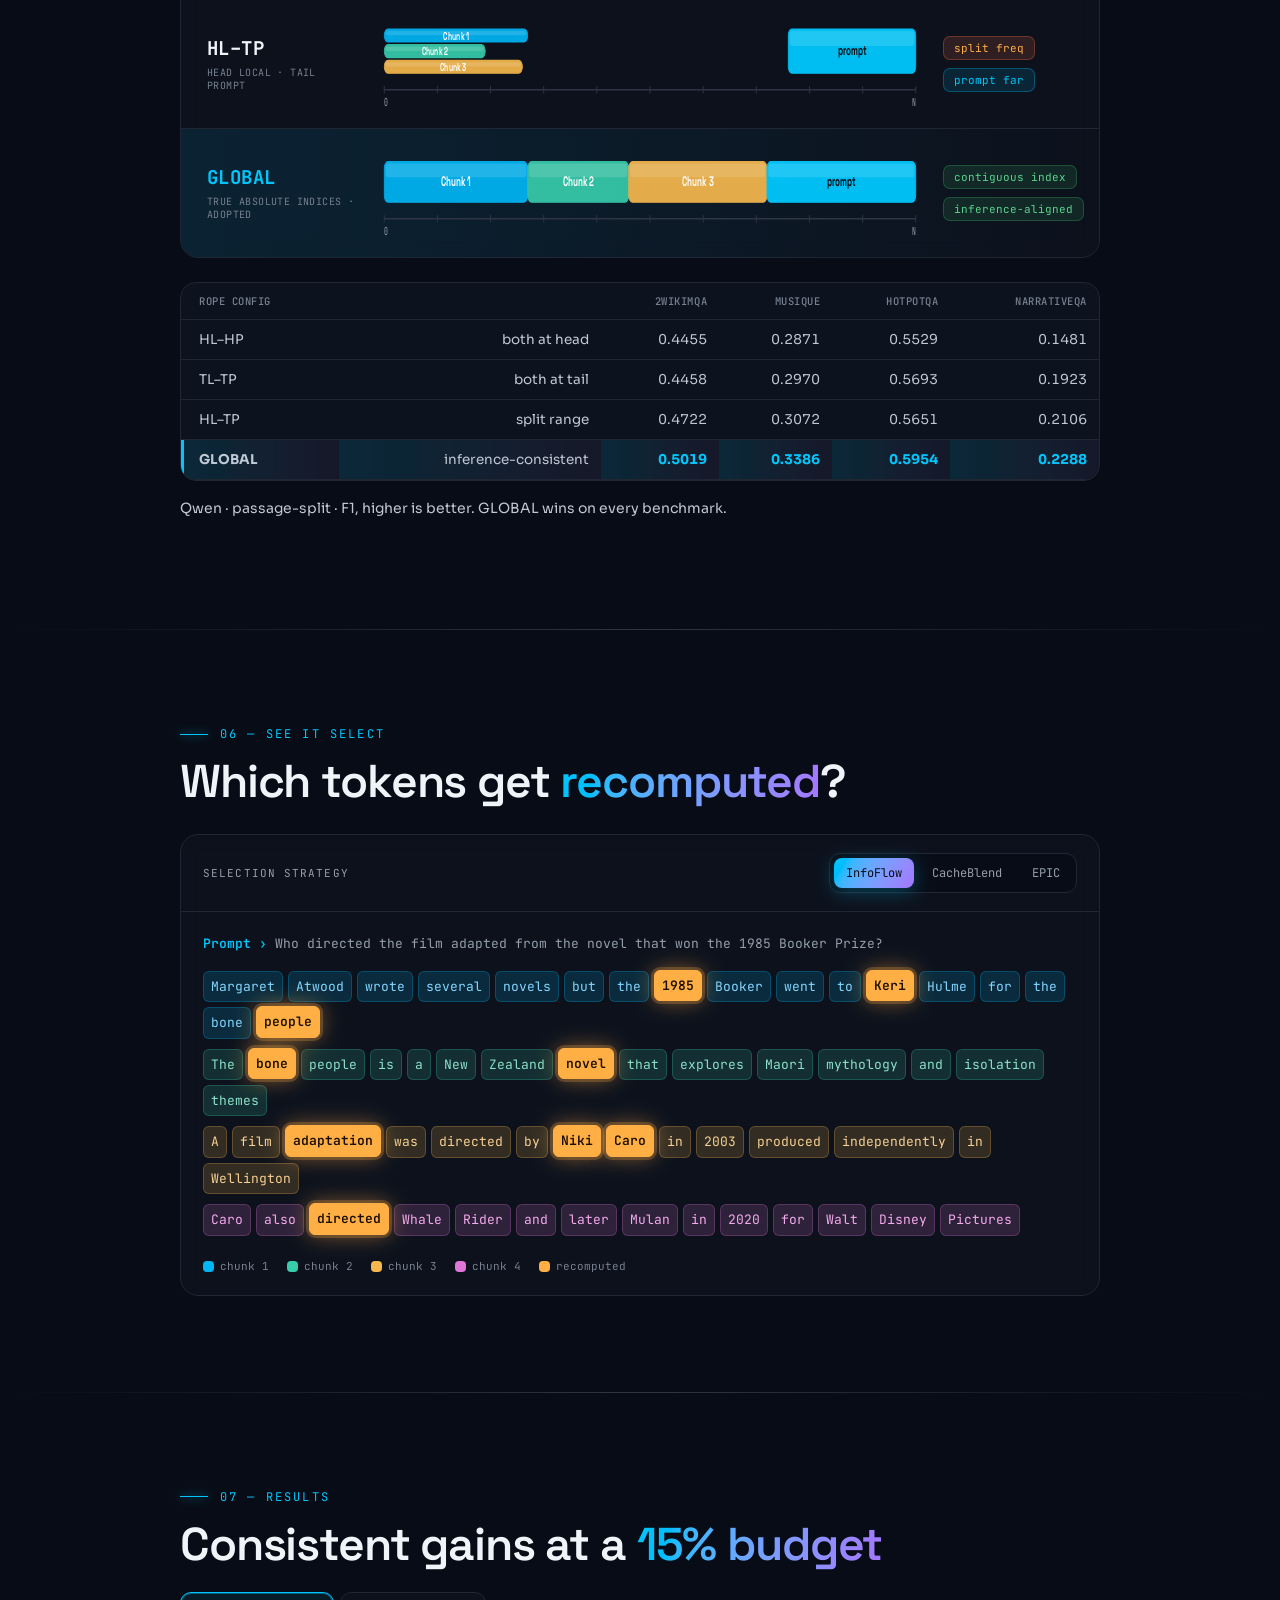
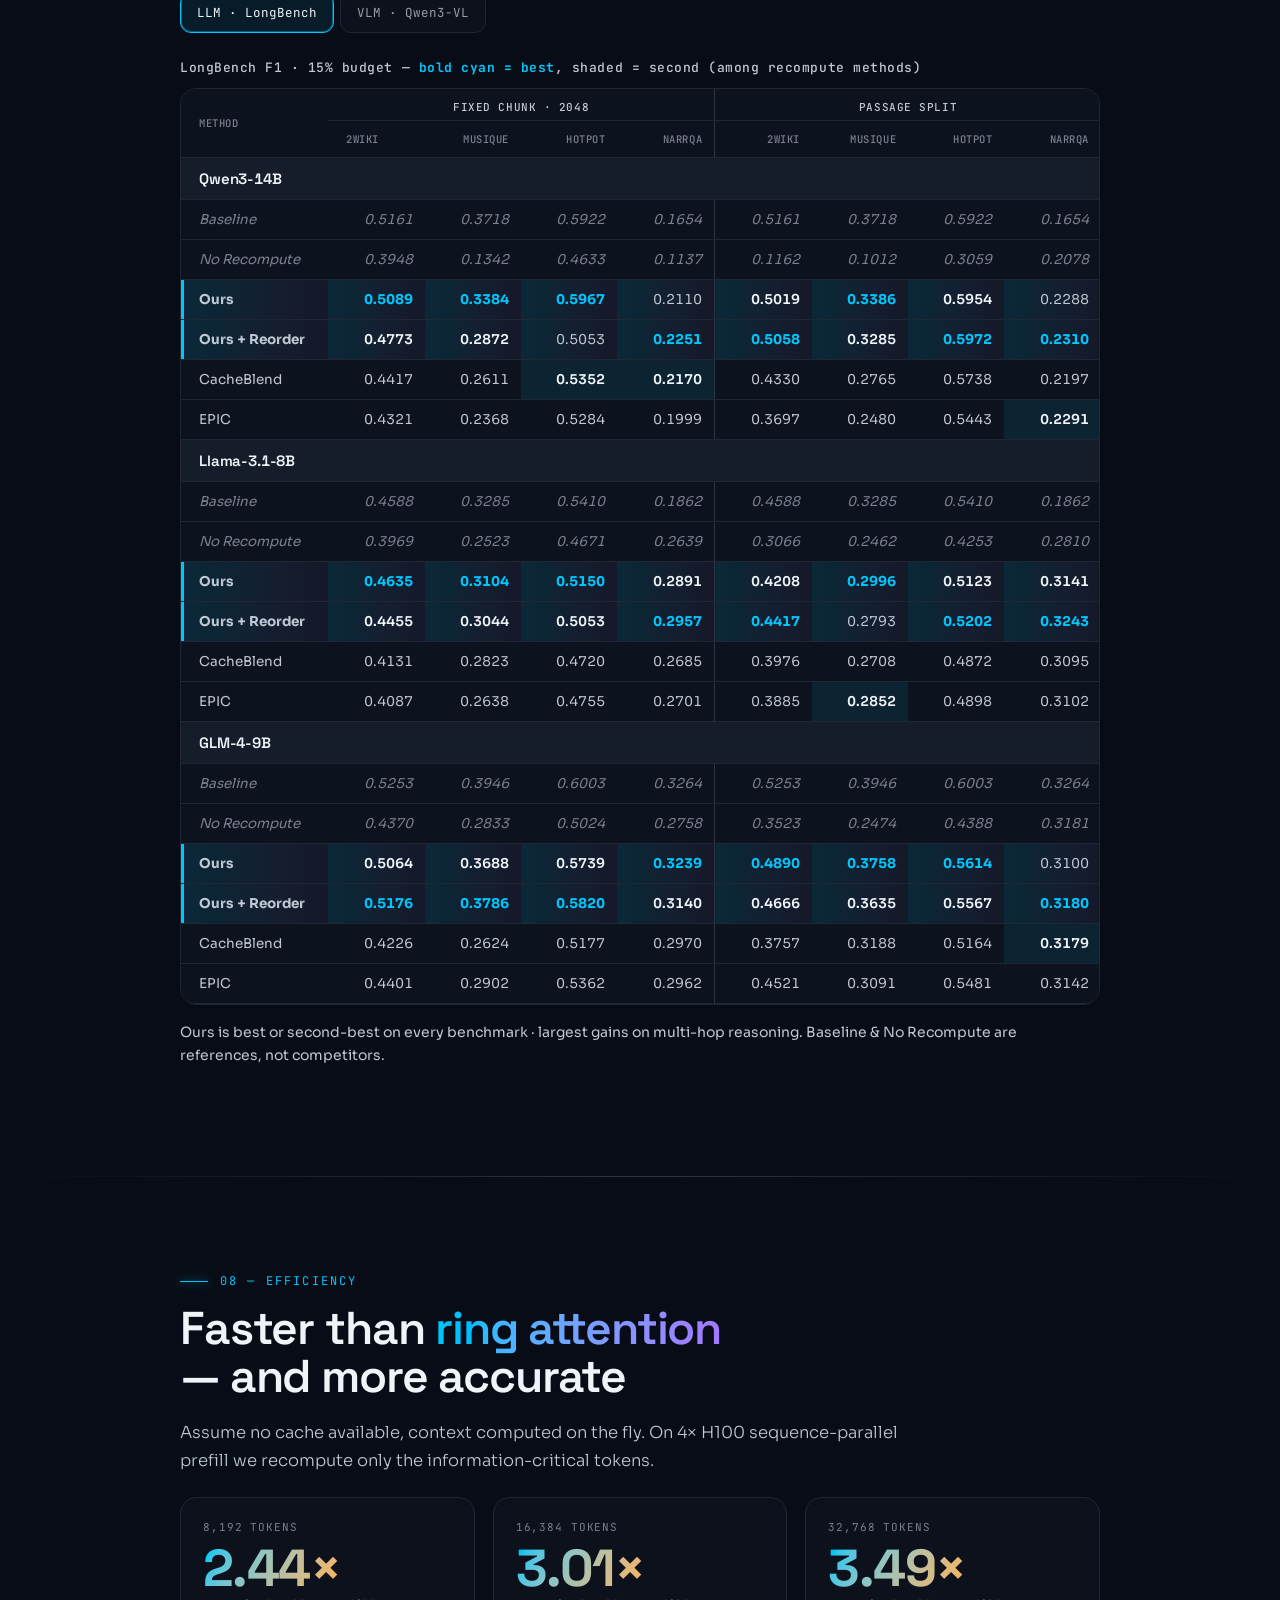
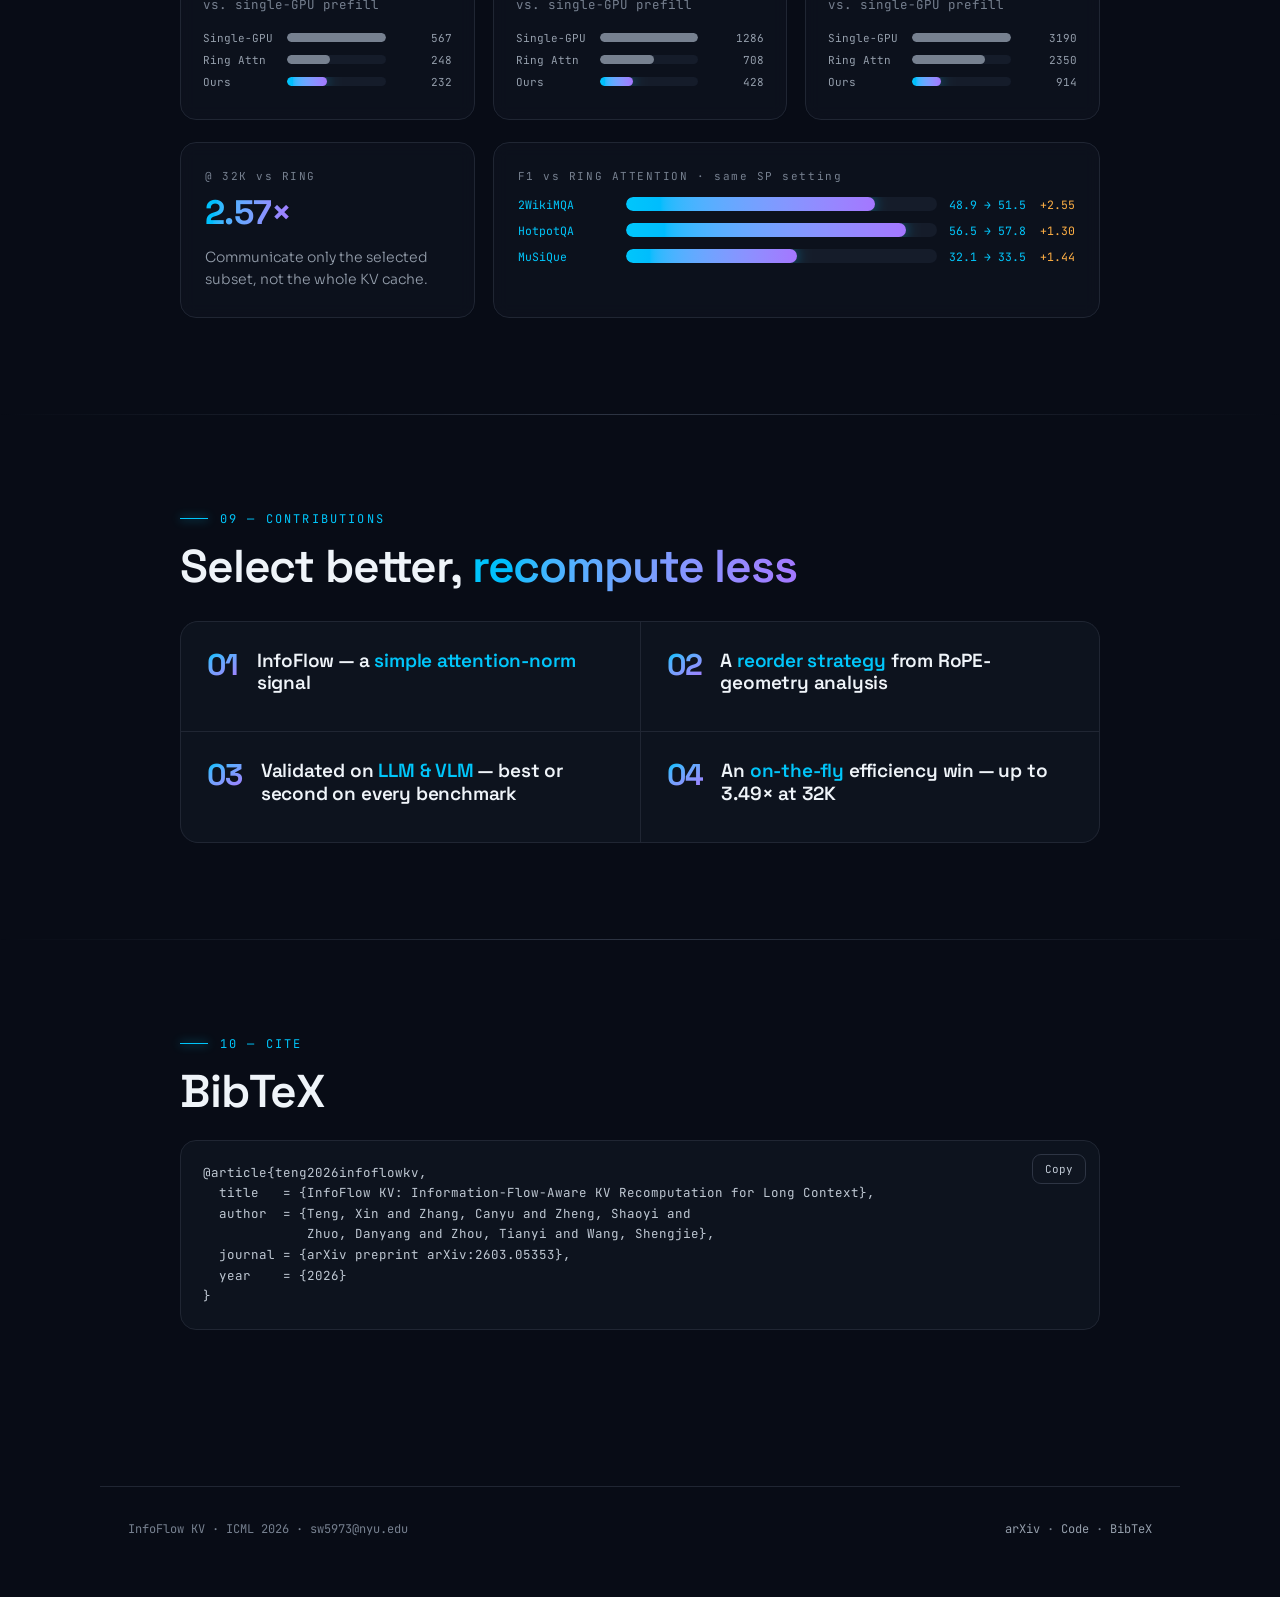
<file: index-2.html>
<!doctype html>
<html lang="en">
<head>
<meta charset="utf-8" />
<meta name="viewport" content="width=device-width,initial-scale=1" />
<title>InfoFlow KV — Information-Flow-Aware KV Recomputation for Long Context</title>
<link rel="preconnect" href="https://fonts.googleapis.com" />
<link rel="preconnect" href="https://fonts.gstatic.com" crossorigin />
<link href="https://fonts.googleapis.com/css2?family=Space+Grotesk:wght@400;500;600;700&family=Sora:wght@300;400;500;600&family=JetBrains+Mono:wght@400;500;600&display=swap" rel="stylesheet" />
<template id="__bundler_thumbnail" data-bg-color="#1a1d2b">
  <svg viewBox="0 0 1200 800" xmlns="http://www.w3.org/2000/svg">
    <rect width="1200" height="800" fill="#1a1d2b"/>
    <g transform="translate(250,330)">
      <circle cx="0"   cy="0"  r="14" fill="#78b4ff"/>
      <circle cx="120" cy="-60" r="10" fill="#6ee1cd"/>
      <circle cx="100" cy="70"  r="10" fill="#f0cd78"/>
      <circle cx="240" cy="20"  r="22" fill="#f5c873"/>
      <circle cx="260" cy="-50" r="10" fill="#e196e6"/>
      <circle cx="560" cy="0"   r="26" fill="#9cc8ff"/>
      <path d="M0 0 Q280 -120 560 0" stroke="#78b4ff" stroke-width="2" fill="none" opacity="0.5"/>
      <path d="M240 20 Q400 40 560 0" stroke="#f5c873" stroke-width="3" fill="none" opacity="0.8"/>
    </g>
    <text x="600" y="500" text-anchor="middle" font-family="sans-serif" font-weight="700" font-size="64" fill="#9cc8ff">InfoFlow KV</text>
  </svg>
</template>
<link rel="stylesheet" href="styles.css" />
</head>
<body>

<div class="bg-field"></div>
<div class="bg-grid"></div>

<!-- ============ NAV ============ -->
<nav class="nav">
  <div class="brand"><span class="blip"></span>InfoFlow<span style="color:var(--accent)">KV</span></div>
  <div class="links">
    <a href="#problem">Setting</a>
    <a href="#method">Method</a>
    <a href="#results">Results</a>
    <a href="#cite">Cite</a>
    <a href="https://arxiv.org/abs/2603.05353" target="_blank" rel="noopener" class="np" style="color:var(--accent)">arXiv ↗</a>
  </div>
</nav>

<!-- ============ HERO ============ -->
<header class="hero" data-screen-label="Hero">
  <canvas id="hero-canvas"></canvas>
  <div class="hero-mask"></div>
  <div class="hero-inner">
    <div class="eyebrow"><span class="pulse"></span>ICML 2026 · arXiv:2603.05353</div>
    <h1 class="title"><span class="l1">InfoFlow</span><span class="l2">KV</span></h1>
    <p class="hero-sub">Recompute only the tokens that <b>actually carry information</b> to the answer — selected by query-conditioned attention under inference-consistent RoPE.</p>

    <div class="metrics">
      <div class="metric"><div class="v"><span data-count="3.49" data-dec="2" data-suffix="×">0×</span></div><div class="k">Faster prefill @ 32K</div></div>
      <div class="metric"><div class="v"><span data-count="2.57" data-dec="2" data-suffix="×">0×</span></div><div class="k">vs. Ring Attention</div></div>
      <div class="metric"><div class="v">Zero<span> training</span></div><div class="k">Plug-and-play</div></div>
    </div>

    <div class="byline">
      <span class="au">Xin Teng<sup>1</sup><span class="star">*</span></span>,
      <span class="au">Canyu Zhang<sup>1</sup><span class="star">*</span></span>,
      <span class="au">Shaoyi Zheng<sup>1</sup><span class="star">*</span></span>,
      <span class="au">Danyang Zhuo<sup>2</sup></span>,
      <span class="au">Tianyi Zhou<sup>3</sup></span>,
      <span class="au">Shengjie Wang<sup>1</sup></span>
    </div>
    <div class="affil">
      <span><sup>1</sup>New York University</span>
      <span><sup>2</sup>Duke University</span>
      <span><sup>3</sup>MBZUAI</span>
      <span class="star" style="color:var(--hot)">* equal contribution</span>
    </div>

    <div class="btns">
      <a class="btn primary" href="https://arxiv.org/abs/2603.05353" target="_blank" rel="noopener"><svg viewBox="0 0 24 24" fill="none" stroke="currentColor" stroke-width="2"><path d="M14 3h7v7"/><path d="M10 14 21 3"/><path d="M21 14v7h-7"/><path d="M3 10V3h7"/></svg>Paper</a>
      <a class="btn" href="https://github.com/Canyu-Zhang/kv-cache-optimization" target="_blank" rel="noopener"><svg viewBox="0 0 24 24" fill="none" stroke="currentColor" stroke-width="2"><path d="M9 19c-5 1.5-5-2.5-7-3m14 6v-3.87a3.37 3.37 0 0 0-.94-2.61c3.14-.35 6.44-1.54 6.44-7A5.44 5.44 0 0 0 20 4.77 5.07 5.07 0 0 0 19.91 1S18.73.65 16 2.48a13.38 13.38 0 0 0-7 0C6.27.65 5.09 1 5.09 1A5.07 5.07 0 0 0 5 4.77a5.44 5.44 0 0 0-1.5 3.78c0 5.42 3.3 6.61 6.44 7A3.37 3.37 0 0 0 9 18.13V22"/></svg>Code</a>
      <a class="btn" href="#cite"><svg viewBox="0 0 24 24" fill="none" stroke="currentColor" stroke-width="2"><path d="M4 19.5A2.5 2.5 0 0 1 6.5 17H20"/><path d="M6.5 2H20v20H6.5A2.5 2.5 0 0 1 4 19.5v-15A2.5 2.5 0 0 1 6.5 2z"/></svg>BibTeX</a>
    </div>
  </div>
  <div class="scrollcue"><span>scroll</span><span class="bar"></span></div>
</header>

<!-- ============ THE SETTING ============ -->
<section class="block section" id="problem" data-screen-label="The setting">
  <div class="reveal">
    <div class="kicker">01 — The setting</div>
    <h2 class="h2">Cache each document once — <em>but combining caches breaks</em></h2>
  </div>

  <div class="setting reveal">
    <div class="svis">
      <div id="set-pos"></div>
      <div class="slabel"><span class="b">1</span><span class="t">Positions collide — every chunk restarts at&nbsp;0</span></div>
    </div>
    <div class="svis">
      <div id="set-attn"></div>
      <div class="slabel"><span class="b">2</span><span class="t">Cross-document attention never computed</span></div>
    </div>
  </div>
</section>

<hr class="divider" />

<!-- ============ EXISTING APPROACHES ============ -->
<section class="block section" id="prior" data-screen-label="Existing approaches">
  <div class="reveal">
    <div class="kicker">02 — Existing approaches</div>
    <h2 class="h2">Recompute a small subset to <em>patch back</em> cross-doc attention</h2>
  </div>

  <div class="masks reveal">
    <div class="mask">
      <div class="tag" style="color:var(--accent)">A · Cached</div>
      <div id="mask-cached"></div>
      <p class="cap"><b>Block-diagonal.</b> Each chunk attends only within itself.</p>
    </div>
    <div class="mask">
      <div class="tag" style="color:var(--hot)">B · Recompute</div>
      <div id="mask-recompute"></div>
      <p class="cap"><b>Patch the gap.</b> ~15% of tokens recomputed under the full mask.</p>
    </div>
    <div class="mask">
      <div class="tag" style="color:var(--ink-2)">C · Full causal</div>
      <div id="mask-full"></div>
      <p class="cap"><b>The reference.</b> Every token attends to all earlier tokens.</p>
    </div>
  </div>

  <div class="priors reveal">
    <div class="prior">
      <div class="nm"><h4>EPIC</h4><span>attention sinks</span></div>
      <div class="how">Always recomputes attention-sink tokens</div>
      <div class="x">Fixed set — blind to the query.</div>
    </div>
    <div class="prior">
      <div class="nm"><h4>CacheBlend</h4><span>shallow deviation</span></div>
      <div class="how">Picks tokens whose shallow-layer KV drifts most</div>
      <div class="x">Early-layer drift ≠ true influence on the answer.</div>
    </div>
  </div>

  <div class="gap reveal">
    <div class="k">The gap</div>
    <p>Neither captures whether a token is structurally positioned to influence downstream decoding under the global causal mask.</p>
  </div>
</section>

<hr class="divider" />

<!-- ============ METHOD ============ -->
<section class="block section" id="method" data-screen-label="Method">
  <div class="reveal">
    <div class="kicker">03 — InfoFlow KV</div>
    <h2 class="h2">Recompute only the tokens that <em>carry information</em> to the answer</h2>
  </div>

  <div class="figwrap reveal" style="margin-top:30px">
    <div id="pipeline-diagram"></div>
    <div class="diagram-ctrls">
      <button class="dc-btn on" data-step="0">1 · Offline prefill</button>
      <button class="dc-btn" data-step="1">2 · Restore global RoPE</button>
      <button class="dc-btn" data-step="2">3 · Select · attention norm</button>
      <button class="dc-btn" data-step="3">4 · Recompute</button>
    </div>
    <div class="figcap"><b>Pipeline</b><span class="clickcue">▶ Click</span> through the four stages — or watch it play once.</div>
  </div>
</section>

<hr class="divider" />

<!-- ============ REORDER ============ -->
<section class="block section" id="reorder" data-screen-label="Reorder">
  <div class="reveal">
    <div class="kicker">04 — InfoFlow KV · Reorder</div>
    <h2 class="h2">For independent evidence, <em>reorder before recomputing</em></h2>
  </div>

  <div class="figwrap reveal" style="margin-top:30px">
    <div id="reorder-diagram"></div>
    <div class="diagram-ctrls">
      <button class="dc-btn on" data-rstep="0">1 · Select · local RoPE</button>
      <button class="dc-btn" data-rstep="1">2 · Reorder</button>
      <button class="dc-btn" data-rstep="2">3 · Restore RoPE + Re-select</button>
      <button class="dc-btn" data-rstep="3">4 · Recompute</button>
    </div>
    <div class="figcap"><b>Reorder</b><span class="clickcue">▶ Click</span> through the four stages — or watch it play once.</div>
  </div>
</section>

<hr class="divider" />

<!-- ============ ROPE GEOMETRY ============ -->
<section class="block section" id="rope" data-screen-label="RoPE geometry">
  <div class="reveal">
    <div class="kicker">05 — Why geometry matters</div>
    <h2 class="h2">How we place RoPE positions <em>changes which tokens get selected</em></h2>
    <p class="body">Each cached chunk was encoded <em>locally</em>. Where we re-place it on the absolute index decides whether positions collide — or match what the model saw at prefill.</p>
  </div>

  <div class="ropepanel reveal">
    <div class="roperow">
      <div class="who"><div class="nm">HL–HP</div><div class="sub">head local · head prompt</div></div>
      <div class="spec" data-rope="hlhp"></div>
      <div class="chips"><span class="chp warn">high-freq</span><span class="chp info">prompt near</span></div>
    </div>
    <div class="roperow">
      <div class="who"><div class="nm">TL–TP</div><div class="sub">tail local · tail prompt</div></div>
      <div class="spec" data-rope="tltp"></div>
      <div class="chips"><span class="chp warn">low-freq</span><span class="chp info">prompt near</span></div>
    </div>
    <div class="roperow">
      <div class="who"><div class="nm">HL–TP</div><div class="sub">head local · tail prompt</div></div>
      <div class="spec" data-rope="hltp"></div>
      <div class="chips"><span class="chp warn">split freq</span><span class="chp info">prompt far</span></div>
    </div>
    <div class="roperow good">
      <div class="who"><div class="nm">GLOBAL</div><div class="sub">true absolute indices · adopted</div></div>
      <div class="spec" data-rope="global"></div>
      <div class="chips"><span class="chp ok">contiguous index</span><span class="chp ok">inference-aligned</span></div>
    </div>
  </div>

  <div class="tablewrap reveal" style="margin-top:24px">
    <table class="results">
      <thead><tr><th>RoPE config</th><th></th><th>2WikiMQA</th><th>MuSiQue</th><th>HotpotQA</th><th>NarrativeQA</th></tr></thead>
      <tbody>
        <tr><td>HL–HP</td><td>both at head</td><td>0.4455</td><td>0.2871</td><td>0.5529</td><td>0.1481</td></tr>
        <tr><td>TL–TP</td><td>both at tail</td><td>0.4458</td><td>0.2970</td><td>0.5693</td><td>0.1923</td></tr>
        <tr><td>HL–TP</td><td>split range</td><td>0.4722</td><td>0.3072</td><td>0.5651</td><td>0.2106</td></tr>
        <tr class="ours"><td><b>GLOBAL</b></td><td>inference-consistent</td><td class="best">0.5019</td><td class="best">0.3386</td><td class="best">0.5954</td><td class="best">0.2288</td></tr>
      </tbody>
    </table>
  </div>
  <p class="foot">Qwen · passage-split · F1, higher is better. GLOBAL wins on every benchmark.</p>
</section>

<hr class="divider" />

<!-- ============ INTERACTIVE DEMO ============ -->
<section class="block section" id="interactive" data-screen-label="Interactive">
  <div class="reveal">
    <div class="kicker">06 — See it select</div>
    <h2 class="h2">Which tokens get <em>recomputed</em>?</h2>
  </div>
  <div class="tokdemo reveal" id="tokdemo">
    <div class="top">
      <div class="t">Selection strategy</div>
      <div class="modes">
        <button class="mode on" data-mode="ours">InfoFlow</button>
        <button class="mode" data-mode="cb">CacheBlend</button>
        <button class="mode" data-mode="epic">EPIC</button>
      </div>
    </div>
    <div class="tokbody">
      <div class="prompt-line"><b>Prompt ›</b> Who directed the film adapted from the novel that won the 1985 Booker Prize?</div>
      <div class="tokens" id="tokens"></div>
      <div class="legend">
        <span><span class="sw" style="background:var(--chunk-a)"></span>chunk 1</span>
        <span><span class="sw" style="background:var(--chunk-b)"></span>chunk 2</span>
        <span><span class="sw" style="background:var(--chunk-c)"></span>chunk 3</span>
        <span><span class="sw" style="background:var(--chunk-d)"></span>chunk 4</span>
        <span><span class="sw" style="background:var(--hot)"></span>recomputed</span>
      </div>
    </div>
  </div>
</section>

<hr class="divider" />

<!-- ============ RESULTS ============ -->
<section class="block section" id="results" data-screen-label="Results">
  <div class="reveal">
    <div class="kicker">07 — Results</div>
    <h2 class="h2">Consistent gains at a <em>15% budget</em></h2>
  </div>

  <div class="tabs reveal">
    <button class="tab on" data-tab="llm">LLM · LongBench</button>
    <button class="tab" data-tab="vlm">VLM · Qwen3-VL</button>
  </div>

  <!-- LLM -->
  <div class="tabpanel on" id="panel-llm">
    <div class="numhead">LongBench F1 · 15% budget — <b style="color:var(--accent)">bold cyan = best</b>, shaded = second (among recompute methods)</div>
    <div class="tablewrap">
      <table class="results wide">
        <thead>
          <tr><th rowspan="2" style="width:16%">Method</th><th colspan="4" class="grp">Fixed chunk · 2048</th><th colspan="4" class="grp gdiv">Passage split</th></tr>
          <tr><th>2Wiki</th><th>MuSiQue</th><th>Hotpot</th><th>NarrQA</th><th class="gdiv">2Wiki</th><th>MuSiQue</th><th>Hotpot</th><th>NarrQA</th></tr>
        </thead>
        <tbody>
          <tr class="model-head"><td colspan="9">Qwen3-14B</td></tr>
          <tr class="baseline"><td>Baseline</td><td>0.5161</td><td>0.3718</td><td>0.5922</td><td>0.1654</td><td class="gdiv">0.5161</td><td>0.3718</td><td>0.5922</td><td>0.1654</td></tr>
          <tr class="baseline"><td>No Recompute</td><td>0.3948</td><td>0.1342</td><td>0.4633</td><td>0.1137</td><td class="gdiv">0.1162</td><td>0.1012</td><td>0.3059</td><td>0.2078</td></tr>
          <tr class="ours"><td><b>Ours</b></td><td class="best">0.5089</td><td class="best">0.3384</td><td class="best">0.5967</td><td>0.2110</td><td class="second gdiv">0.5019</td><td class="best">0.3386</td><td class="second">0.5954</td><td>0.2288</td></tr>
          <tr class="ours"><td><b>Ours + Reorder</b></td><td class="second">0.4773</td><td class="second">0.2872</td><td>0.5053</td><td class="best">0.2251</td><td class="best gdiv">0.5058</td><td class="second">0.3285</td><td class="best">0.5972</td><td class="best">0.2310</td></tr>
          <tr><td>CacheBlend</td><td>0.4417</td><td>0.2611</td><td class="second">0.5352</td><td class="second">0.2170</td><td class="gdiv">0.4330</td><td>0.2765</td><td>0.5738</td><td>0.2197</td></tr>
          <tr><td>EPIC</td><td>0.4321</td><td>0.2368</td><td>0.5284</td><td>0.1999</td><td class="gdiv">0.3697</td><td>0.2480</td><td>0.5443</td><td class="second">0.2291</td></tr>

          <tr class="model-head"><td colspan="9">Llama-3.1-8B</td></tr>
          <tr class="baseline"><td>Baseline</td><td>0.4588</td><td>0.3285</td><td>0.5410</td><td>0.1862</td><td class="gdiv">0.4588</td><td>0.3285</td><td>0.5410</td><td>0.1862</td></tr>
          <tr class="baseline"><td>No Recompute</td><td>0.3969</td><td>0.2523</td><td>0.4671</td><td>0.2639</td><td class="gdiv">0.3066</td><td>0.2462</td><td>0.4253</td><td>0.2810</td></tr>
          <tr class="ours"><td><b>Ours</b></td><td class="best">0.4635</td><td class="best">0.3104</td><td class="best">0.5150</td><td class="second">0.2891</td><td class="second gdiv">0.4208</td><td class="best">0.2996</td><td class="second">0.5123</td><td class="second">0.3141</td></tr>
          <tr class="ours"><td><b>Ours + Reorder</b></td><td class="second">0.4455</td><td class="second">0.3044</td><td class="second">0.5053</td><td class="best">0.2957</td><td class="best gdiv">0.4417</td><td>0.2793</td><td class="best">0.5202</td><td class="best">0.3243</td></tr>
          <tr><td>CacheBlend</td><td>0.4131</td><td>0.2823</td><td>0.4720</td><td>0.2685</td><td class="gdiv">0.3976</td><td>0.2708</td><td>0.4872</td><td>0.3095</td></tr>
          <tr><td>EPIC</td><td>0.4087</td><td>0.2638</td><td>0.4755</td><td>0.2701</td><td class="gdiv">0.3885</td><td class="second">0.2852</td><td>0.4898</td><td>0.3102</td></tr>

          <tr class="model-head"><td colspan="9">GLM-4-9B</td></tr>
          <tr class="baseline"><td>Baseline</td><td>0.5253</td><td>0.3946</td><td>0.6003</td><td>0.3264</td><td class="gdiv">0.5253</td><td>0.3946</td><td>0.6003</td><td>0.3264</td></tr>
          <tr class="baseline"><td>No Recompute</td><td>0.4370</td><td>0.2833</td><td>0.5024</td><td>0.2758</td><td class="gdiv">0.3523</td><td>0.2474</td><td>0.4388</td><td>0.3181</td></tr>
          <tr class="ours"><td><b>Ours</b></td><td class="second">0.5064</td><td class="second">0.3688</td><td class="second">0.5739</td><td class="best">0.3239</td><td class="best gdiv">0.4890</td><td class="best">0.3758</td><td class="best">0.5614</td><td>0.3100</td></tr>
          <tr class="ours"><td><b>Ours + Reorder</b></td><td class="best">0.5176</td><td class="best">0.3786</td><td class="best">0.5820</td><td class="second">0.3140</td><td class="second gdiv">0.4666</td><td class="second">0.3635</td><td class="second">0.5567</td><td class="best">0.3180</td></tr>
          <tr><td>CacheBlend</td><td>0.4226</td><td>0.2624</td><td>0.5177</td><td>0.2970</td><td class="gdiv">0.3757</td><td>0.3188</td><td>0.5164</td><td class="second">0.3179</td></tr>
          <tr><td>EPIC</td><td>0.4401</td><td>0.2902</td><td>0.5362</td><td>0.2962</td><td class="gdiv">0.4521</td><td>0.3091</td><td>0.5481</td><td>0.3142</td></tr>
        </tbody>
      </table>
    </div>
    <p class="foot">Ours is best or second-best on every benchmark · largest gains on multi-hop reasoning. Baseline &amp; No Recompute are references, not competitors.</p>
  </div>

  <!-- VLM -->
  <div class="tabpanel" id="panel-vlm">
    <div class="numhead">Qwen3-VL-8B · five multimodal QA benchmarks · larger k = more visual chunks, stronger mismatch</div>
    <div class="tablewrap">
      <table class="results">
        <thead><tr><th style="width:22%">Method</th><th>RealWorldQA</th><th>ChartQA</th><th>OCRBench</th><th>HRBench4K</th><th>InfoVQA</th></tr></thead>
        <tbody>
          <tr class="model-head"><td colspan="6">k = 0 · no chunk-wise recomputation</td></tr>
          <tr class="baseline"><td>Baseline</td><td>0.7059</td><td>83.08</td><td>878</td><td>0.7488</td><td>83.07</td></tr>

          <tr class="model-head"><td colspan="6">k = 2 · two visual chunks</td></tr>
          <tr class="baseline"><td>No Recompute</td><td>0.6745</td><td>71.32</td><td>839</td><td>0.7275</td><td>71.64</td></tr>
          <tr class="ours"><td><b>Ours</b></td><td class="best">0.6810</td><td class="best">73.48</td><td class="second">842</td><td class="best">0.7263</td><td class="best">73.07</td></tr>
          <tr><td>CacheBlend</td><td class="second">0.6758</td><td class="second">71.72</td><td class="best">845</td><td>0.7238</td><td class="second">72.00</td></tr>
          <tr><td>EPIC</td><td>0.6745</td><td>70.92</td><td>836</td><td class="second">0.7250</td><td>71.51</td></tr>

          <tr class="model-head"><td colspan="6">k = 4 · four visual chunks</td></tr>
          <tr class="baseline"><td>No Recompute</td><td>0.6588</td><td>62.00</td><td>781</td><td>0.6888</td><td>57.88</td></tr>
          <tr class="ours"><td><b>Ours</b></td><td class="best">0.6667</td><td class="best">65.68</td><td class="best">802</td><td class="best">0.6913</td><td class="best">62.23</td></tr>
          <tr><td>CacheBlend</td><td class="second">0.6562</td><td class="second">62.68</td><td class="second">786</td><td class="second">0.6863</td><td class="second">58.56</td></tr>
          <tr><td>EPIC</td><td>0.6549</td><td>62.48</td><td>785</td><td>0.6725</td><td>57.82</td></tr>
        </tbody>
      </table>
    </div>
    <p class="foot">Higher is better · OCRBench scored /1000, ChartQA &amp; InfoVQA in %, others 0–1. Gains widen with k — biggest wins on ChartQA &amp; InfoVQA, which bind dispersed visual elements to text.</p>
  </div>
</section>

<hr class="divider" />

<!-- ============ EFFICIENCY ============ -->
<section class="block section" id="efficiency" data-screen-label="Efficiency">
  <div class="reveal">
    <div class="kicker">08 — Efficiency</div>
    <h2 class="h2">Faster than <em>ring attention</em> — and more accurate</h2>
    <p class="body">Assume no cache available, context computed on the fly. On 4× H100 sequence-parallel prefill we recompute only the information-critical tokens.</p>
  </div>

  <div class="speedgrid reveal">
    <div class="spcard">
      <div class="len">8,192 tokens</div>
      <div class="big"><span>2.44×</span></div>
      <div class="sub">vs. single-GPU prefill</div>
      <div class="bar-row"><span class="l">Single-GPU</span><div class="bar"><i data-w="100%"></i></div><span class="n">567</span></div>
      <div class="bar-row"><span class="l">Ring Attn</span><div class="bar"><i data-w="43.7%"></i></div><span class="n">248</span></div>
      <div class="bar-row ours"><span class="l">Ours</span><div class="bar"><i data-w="40.9%"></i></div><span class="n">232</span></div>
    </div>
    <div class="spcard">
      <div class="len">16,384 tokens</div>
      <div class="big"><span>3.01×</span></div>
      <div class="sub">vs. single-GPU prefill</div>
      <div class="bar-row"><span class="l">Single-GPU</span><div class="bar"><i data-w="100%"></i></div><span class="n">1286</span></div>
      <div class="bar-row"><span class="l">Ring Attn</span><div class="bar"><i data-w="55.0%"></i></div><span class="n">708</span></div>
      <div class="bar-row ours"><span class="l">Ours</span><div class="bar"><i data-w="33.3%"></i></div><span class="n">428</span></div>
    </div>
    <div class="spcard">
      <div class="len">32,768 tokens</div>
      <div class="big"><span>3.49×</span></div>
      <div class="sub">vs. single-GPU prefill</div>
      <div class="bar-row"><span class="l">Single-GPU</span><div class="bar"><i data-w="100%"></i></div><span class="n">3190</span></div>
      <div class="bar-row"><span class="l">Ring Attn</span><div class="bar"><i data-w="73.7%"></i></div><span class="n">2350</span></div>
      <div class="bar-row ours"><span class="l">Ours</span><div class="bar"><i data-w="28.6%"></i></div><span class="n">914</span></div>
    </div>
  </div>

  <div class="pillars reveal" style="margin-top:22px">
    <div class="pillar" style="grid-column:span 1">
      <div class="k">@ 32K vs RING</div>
      <div class="big"><span>2.57×</span></div>
      <p>Communicate only the selected subset, not the whole KV cache.</p>
    </div>
    <div class="pillar" style="grid-column:span 2">
      <div class="k">F1 vs RING ATTENTION · same SP setting</div>
      <div class="loadbars" style="margin-top:14px">
        <div class="loadbar peak"><span class="l" style="width:auto">2WikiMQA</span><div class="track"><i data-w="80%"></i></div><span class="n" style="color:var(--accent)">48.9 → 51.5 &nbsp;<span style="color:var(--hot)">+2.55</span></span></div>
        <div class="loadbar peak"><span class="l" style="width:auto">HotpotQA</span><div class="track"><i data-w="90%"></i></div><span class="n" style="color:var(--accent)">56.5 → 57.8 &nbsp;<span style="color:var(--hot)">+1.30</span></span></div>
        <div class="loadbar peak"><span class="l" style="width:auto">MuSiQue</span><div class="track"><i data-w="55%"></i></div><span class="n" style="color:var(--accent)">32.1 → 33.5 &nbsp;<span style="color:var(--hot)">+1.44</span></span></div>
      </div>
    </div>
  </div>
</section>

<hr class="divider" />

<!-- ============ CONTRIBUTIONS ============ -->
<section class="block section" id="contributions" data-screen-label="Contributions">
  <div class="reveal">
    <div class="kicker">09 — Contributions</div>
    <h2 class="h2">Select better, <em>recompute less</em></h2>
  </div>
  <div class="contribs reveal">
    <div class="contrib"><div class="n">01</div><div><h3>InfoFlow — a <em>simple attention-norm</em> signal</h3></div></div>
    <div class="contrib"><div class="n">02</div><div><h3>A <em>reorder strategy</em> from RoPE-geometry analysis</h3></div></div>
    <div class="contrib"><div class="n">03</div><div><h3>Validated on <em>LLM &amp; VLM</em> — best or second on every benchmark</h3></div></div>
    <div class="contrib"><div class="n">04</div><div><h3>An <em>on-the-fly</em> efficiency win — up to 3.49× at 32K</h3></div></div>
  </div>
</section>

<hr class="divider" />

<!-- ============ CITE ============ -->
<section class="block section" id="cite" data-screen-label="Cite">
  <div class="reveal">
    <div class="kicker">10 — Cite</div>
    <h2 class="h2">BibTeX</h2>
    <div class="bibwrap">
      <button class="copybtn" id="copybib">Copy</button>
<pre class="bib" id="bibsrc">@article{teng2026infoflowkv,
  title   = {InfoFlow KV: Information-Flow-Aware KV Recomputation for Long Context},
  author  = {Teng, Xin and Zhang, Canyu and Zheng, Shaoyi and
             Zhuo, Danyang and Zhou, Tianyi and Wang, Shengjie},
  journal = {arXiv preprint arXiv:2603.05353},
  year    = {2026}
}</pre>
    </div>
  </div>
</section>

<footer>
  <div>InfoFlow KV · ICML 2026 · sw5973@nyu.edu</div>
  <div><a href="https://arxiv.org/abs/2603.05353" target="_blank" rel="noopener">arXiv</a> · <a href="https://github.com/Canyu-Zhang/kv-cache-optimization" target="_blank" rel="noopener">Code</a> · <a href="#cite">BibTeX</a></div>
</footer>

<script src="app.js"></script>
</body>
</html>
</file>
<file: styles.css>
/* ============================================================
   InfoFlow KV — dark cyber-tech project page
   ============================================================ */
@keyframes ropeIn{from{opacity:0}to{opacity:1}}
@keyframes ropeOut{from{opacity:1}to{opacity:0}}
@keyframes axisDraw{from{stroke-dashoffset:560}to{stroke-dashoffset:0}}
.rope-glob{animation:ropeIn 1.0s ease 0.55s both}
.rope-loc{animation:ropeOut 1.0s ease 0.55s both}
.rope-axis{stroke-dasharray:560;animation:axisDraw 1.0s ease 0.45s both}
:root{
  /* surfaces */
  --bg:        oklch(0.155 0.022 264);
  --bg-2:      oklch(0.185 0.026 264);
  --bg-3:      oklch(0.225 0.030 264);
  --panel:     oklch(0.205 0.026 264 / 0.55);
  --panel-2:   oklch(0.235 0.030 264 / 0.65);

  /* ink */
  --ink:       oklch(0.965 0.008 250);
  --ink-2:     oklch(0.830 0.018 252);
  --ink-3:     oklch(0.700 0.022 255);
  --ink-4:     oklch(0.600 0.026 258);

  /* lines */
  --line:      oklch(0.330 0.028 264);
  --line-2:    oklch(0.270 0.026 264);

  /* signal colors */
  --accent:    oklch(0.760 0.165 222);   /* electric cyan-blue */
  --accent-2:  oklch(0.680 0.205 295);   /* violet */
  --hot:       oklch(0.820 0.155 68);    /* amber — recomputed */
  --hot-2:     oklch(0.720 0.190 35);    /* deep orange */

  /* chunk palette */
  --chunk-a:   oklch(0.730 0.150 232);
  --chunk-b:   oklch(0.760 0.130 175);
  --chunk-c:   oklch(0.820 0.140 78);
  --chunk-d:   oklch(0.720 0.180 330);

  /* type */
  --display: "Space Grotesk", system-ui, sans-serif;
  --sans:    "Sora", system-ui, sans-serif;
  --mono:    "JetBrains Mono", ui-monospace, Menlo, monospace;

  --maxw: 1080px;
}

*{box-sizing:border-box}
html{scroll-behavior:smooth}
body{
  margin:0;padding:0;background:var(--bg);color:var(--ink);
  font-family:var(--sans);-webkit-font-smoothing:antialiased;text-rendering:optimizeLegibility;
  overflow-x:hidden;
}

/* dotted grid + glow field behind everything */
.bg-field{position:fixed;inset:0;z-index:-2;pointer-events:none;
  background:
    radial-gradient(900px 600px at 78% -8%, oklch(0.760 0.165 222 / 0.16), transparent 60%),
    radial-gradient(800px 700px at 8% 8%, oklch(0.680 0.205 295 / 0.13), transparent 62%),
    radial-gradient(900px 900px at 50% 120%, oklch(0.820 0.155 68 / 0.07), transparent 60%);
}
.bg-grid{position:fixed;inset:0;z-index:-1;pointer-events:none;opacity:0.4;
  background-image:
    linear-gradient(oklch(0.330 0.028 264 / 0.35) 1px, transparent 1px),
    linear-gradient(90deg, oklch(0.330 0.028 264 / 0.35) 1px, transparent 1px);
  background-size:46px 46px;
  mask-image:radial-gradient(120% 90% at 50% 0%, #000 35%, transparent 78%);
}

a{color:var(--accent);text-decoration:none}
::selection{background:oklch(0.760 0.165 222 / 0.30);color:#fff}

.wrap{max-width:var(--maxw);margin:0 auto;padding:0 28px}
.section{max-width:920px;margin:0 auto;padding:0 28px}

/* ============================================================
   NAV
   ============================================================ */
.nav{position:fixed;top:0;left:0;right:0;z-index:50;
  display:flex;align-items:center;justify-content:space-between;
  padding:16px 28px;
  backdrop-filter:blur(10px);
  background:linear-gradient(to bottom, oklch(0.155 0.022 264 / 0.85), oklch(0.155 0.022 264 / 0.0));
  transition:background .3s;
}
.nav.scrolled{background:oklch(0.155 0.022 264 / 0.88);border-bottom:1px solid var(--line-2)}
.nav .brand{font-family:var(--mono);font-size:13px;letter-spacing:.04em;color:var(--ink);display:flex;align-items:center;gap:9px;font-weight:500}
.nav .brand .blip{width:8px;height:8px;border-radius:50%;background:var(--accent);box-shadow:0 0 12px var(--accent);animation:blip 2.4s ease-in-out infinite}
@keyframes blip{0%,100%{opacity:1;transform:scale(1)}50%{opacity:.45;transform:scale(.7)}}
.nav .links{display:flex;gap:22px;align-items:center}
.nav .links a{font-family:var(--mono);font-size:12px;letter-spacing:.03em;color:var(--ink-3);transition:color .2s}
.nav .links a:hover{color:var(--ink)}
@media (max-width:680px){.nav .links a:not(.np){display:none}}

/* ============================================================
   HERO
   ============================================================ */
.hero{position:relative;min-height:100svh;display:flex;flex-direction:column;justify-content:center;
  padding:120px 28px 80px;overflow:hidden}
#hero-canvas{position:absolute;inset:0;width:100%;height:100%;z-index:0;opacity:0.9}
.hero-inner{position:relative;z-index:2;max-width:var(--maxw);margin:0 auto;width:100%}
.hero-mask{position:absolute;inset:0;z-index:1;pointer-events:none;
  background:radial-gradient(120% 80% at 30% 55%, oklch(0.155 0.022 264 / 0.72), oklch(0.155 0.022 264 / 0.20) 70%, transparent)}

.eyebrow{display:inline-flex;align-items:center;gap:10px;
  font-family:var(--mono);font-size:12px;letter-spacing:.16em;text-transform:uppercase;
  color:var(--accent);padding:7px 14px;border:1px solid oklch(0.760 0.165 222 / 0.35);
  border-radius:999px;background:oklch(0.760 0.165 222 / 0.07);margin-bottom:26px;
  box-shadow:0 0 30px oklch(0.760 0.165 222 / 0.12) inset}
.eyebrow .pulse{width:6px;height:6px;border-radius:50%;background:var(--accent);box-shadow:0 0 10px var(--accent)}

h1.title{
  font-family:var(--display);font-weight:700;
  font-size:clamp(52px, 11vw, 138px);line-height:0.92;letter-spacing:-0.04em;
  margin:0 0 22px;
}
h1.title .l1{display:block;color:var(--ink)}
h1.title .l2{display:block;
  background:linear-gradient(100deg, var(--accent) 0%, var(--accent-2) 55%, var(--hot) 110%);
  -webkit-background-clip:text;background-clip:text;-webkit-text-fill-color:transparent;
  filter:drop-shadow(0 6px 40px oklch(0.760 0.165 222 / 0.35));
}
.hero-sub{font-family:var(--sans);font-size:clamp(17px,2.1vw,22px);line-height:1.5;color:var(--ink-2);
  max-width:620px;margin:0 0 30px;font-weight:300}
.hero-sub b{color:var(--ink);font-weight:600}

/* metric strip */
.metrics{display:flex;flex-wrap:wrap;gap:14px;margin:0 0 34px}
.metric{padding:14px 20px;border:1px solid var(--line-2);border-radius:14px;
  background:var(--panel);backdrop-filter:blur(8px);min-width:150px}
.metric .v{font-family:var(--display);font-weight:700;font-size:30px;line-height:1;
  letter-spacing:-0.02em;color:var(--ink)}
.metric .v span{color:var(--accent)}
.metric .k{font-family:var(--mono);font-size:11px;letter-spacing:.06em;text-transform:uppercase;
  color:var(--ink-3);margin-top:7px}

/* authors */
.byline{font-family:var(--sans);font-size:15px;line-height:1.7;color:var(--ink-2);margin:0 0 6px;max-width:760px}
.byline .au{white-space:nowrap}
.byline sup{color:var(--accent);font-weight:600;font-size:10px}
.byline .star{color:var(--hot)}
.affil{font-family:var(--mono);font-size:12px;color:var(--ink-3);line-height:1.7;margin:4px 0 0}
.affil span{margin-right:16px;white-space:nowrap}
.affil sup{color:var(--accent)}
.venue{font-family:var(--mono);font-size:12px;color:var(--ink-4);margin-top:12px;letter-spacing:.02em}

/* buttons */
.btns{display:flex;flex-wrap:wrap;gap:12px;margin-top:30px}
.btn{display:inline-flex;align-items:center;gap:9px;
  font-family:var(--mono);font-weight:500;font-size:13px;letter-spacing:.02em;
  padding:12px 18px;border-radius:12px;border:1px solid var(--line);
  color:var(--ink);background:var(--panel);backdrop-filter:blur(8px);
  cursor:pointer;transition:transform .18s, border-color .2s, box-shadow .25s, background .2s;}
.btn svg{width:15px;height:15px}
.btn:hover{transform:translateY(-2px);border-color:var(--accent);
  box-shadow:0 10px 40px oklch(0.760 0.165 222 / 0.18), 0 0 0 1px oklch(0.760 0.165 222 / 0.4) inset}
.btn.primary{background:linear-gradient(120deg, var(--accent), var(--accent-2));border-color:transparent;color:oklch(0.16 0.02 264);font-weight:600}
.btn.primary:hover{box-shadow:0 12px 44px oklch(0.760 0.165 222 / 0.45)}

.scrollcue{position:absolute;bottom:26px;left:50%;transform:translateX(-50%);z-index:3;
  font-family:var(--mono);font-size:10.5px;letter-spacing:.22em;text-transform:uppercase;color:var(--ink-4);
  display:flex;flex-direction:column;align-items:center;gap:8px}
.scrollcue .bar{width:1px;height:38px;background:linear-gradient(var(--accent),transparent);animation:cue 1.8s ease-in-out infinite}
@keyframes cue{0%,100%{opacity:.3;transform:scaleY(.6)}50%{opacity:1;transform:scaleY(1)}}

/* ============================================================
   SECTION HEADERS / blocks
   ============================================================ */
.block{padding:96px 0;position:relative}
.kicker{font-family:var(--mono);font-size:12px;letter-spacing:.18em;text-transform:uppercase;
  color:var(--accent);margin:0 0 16px;display:flex;align-items:center;gap:12px}
.kicker::before{content:"";width:28px;height:1px;background:var(--accent);box-shadow:0 0 10px var(--accent)}
h2.h2{font-family:var(--display);font-weight:600;font-size:clamp(30px,4.4vw,46px);line-height:1.04;
  letter-spacing:-0.025em;margin:0 0 18px;text-wrap:balance}
h2.h2 em{font-style:normal;
  background:linear-gradient(100deg,var(--accent),var(--accent-2));-webkit-background-clip:text;background-clip:text;-webkit-text-fill-color:transparent}
p.lede{font-size:clamp(17px,2vw,21px);line-height:1.55;color:var(--ink-2);margin:0;font-weight:300;max-width:740px}
p.lede em{color:var(--ink);font-style:normal;font-weight:500}
p.body{font-size:16.5px;line-height:1.7;color:var(--ink-2);margin:18px 0;max-width:740px;font-weight:300}
p.body em{color:var(--ink);font-style:normal;font-weight:500}
.chip{font-family:var(--mono);font-size:12px;padding:2px 8px;border-radius:6px;
  background:var(--bg-3);border:1px solid var(--line-2);color:var(--ink);white-space:nowrap}
.foot{font-family:var(--sans);font-size:14px;color:var(--ink-2);margin-top:16px;line-height:1.6;font-weight:400}

.divider{height:1px;border:0;margin:0;background:linear-gradient(90deg,transparent,var(--line),transparent)}

/* ============================================================
   TL;DR + pillars
   ============================================================ */
.tldr{margin-top:30px;border:1px solid var(--line-2);border-radius:18px;overflow:hidden;
  background:var(--panel);backdrop-filter:blur(10px)}
.tldr .hd{display:flex;align-items:center;gap:12px;padding:18px 24px;border-bottom:1px solid var(--line-2);
  background:linear-gradient(90deg, oklch(0.760 0.165 222 / 0.08), transparent)}
.tldr .hd h3{font-family:var(--display);font-weight:600;font-size:18px;margin:0;color:var(--ink)}
.tldr .hd .ix{font-family:var(--mono);font-size:11px;color:var(--accent);letter-spacing:.1em}
.tldr ul{list-style:none;margin:0;padding:8px 0}
.tldr li{display:flex;gap:16px;padding:16px 24px;border-bottom:1px solid var(--line-2);align-items:flex-start}
.tldr li:last-child{border-bottom:0}
.tldr li .n{font-family:var(--mono);font-size:13px;color:var(--accent);font-weight:600;padding-top:2px;min-width:26px}
.tldr li .tx{font-size:15.5px;line-height:1.55;color:var(--ink-2)}
.tldr li .tx b{color:var(--ink);font-weight:600}

.pillars{display:grid;grid-template-columns:repeat(3,1fr);gap:18px;margin-top:24px}
@media (max-width:760px){.pillars{grid-template-columns:1fr}}
.pillar{position:relative;border:1px solid var(--line-2);border-radius:16px;padding:26px 24px;
  background:var(--panel);backdrop-filter:blur(8px);overflow:hidden;transition:border-color .25s, transform .25s}
.pillar::after{content:"";position:absolute;inset:0;border-radius:16px;pointer-events:none;opacity:0;transition:opacity .3s;
  box-shadow:0 0 0 1px var(--accent) inset, 0 24px 60px oklch(0.760 0.165 222 / 0.18)}
.pillar:hover{transform:translateY(-4px)}
.pillar:hover::after{opacity:.5}
.pillar .k{font-family:var(--mono);font-size:11px;letter-spacing:.14em;color:var(--ink-4)}
.pillar .big{font-family:var(--display);font-weight:700;font-size:34px;letter-spacing:-0.02em;margin:8px 0 12px;color:var(--ink)}
.pillar .big span{background:linear-gradient(100deg,var(--accent),var(--accent-2));-webkit-background-clip:text;background-clip:text;-webkit-text-fill-color:transparent}
.pillar p{font-size:14px;line-height:1.6;color:var(--ink-3);margin:0;font-weight:300}

/* ============================================================
   FIGURE / pipeline
   ============================================================ */
.figwrap{margin-top:30px;border:1px solid var(--line-2);border-radius:18px;
  background:linear-gradient(180deg, var(--bg-2), var(--bg));padding:28px 24px 22px;overflow:hidden;position:relative}
.figwrap::before{content:"";position:absolute;inset:0;pointer-events:none;
  background:radial-gradient(600px 300px at 70% 0%, oklch(0.760 0.165 222 / 0.08), transparent 70%)}
.figcap{font-family:var(--sans);font-size:14px;color:var(--ink-3);margin-top:18px;line-height:1.55;font-weight:300;position:relative}
.figcap b{font-family:var(--mono);font-weight:600;color:var(--accent);font-size:11px;letter-spacing:.06em;text-transform:uppercase;margin-right:10px}
.clickcue{font-family:var(--mono);font-weight:600;color:var(--hot);background:oklch(0.820 0.155 68 / 0.12);border:1px solid oklch(0.820 0.155 68 / 0.4);border-radius:7px;padding:2px 9px;margin-right:6px;animation:clickpulse 1.8s ease-in-out infinite}
@keyframes clickpulse{0%,100%{box-shadow:0 0 0 0 oklch(0.820 0.155 68 / 0.0);opacity:.82}50%{box-shadow:0 0 16px 0 oklch(0.820 0.155 68 / 0.45);opacity:1}}
@media (prefers-reduced-motion:reduce){.clickcue{animation:none}}
.diagram-ctrls{display:flex;justify-content:center;gap:8px;margin-top:18px;flex-wrap:wrap;position:relative}
.dc-btn{font-family:var(--display);font-weight:500;font-size:13px;letter-spacing:-0.01em;white-space:nowrap;padding:9px 15px;border-radius:10px;
  border:2px solid transparent;background:var(--panel);color:var(--ink-3);cursor:pointer;transition:color .2s, box-shadow .2s}
/* un-selected stages get a rotating multi-colour border so they read as "click me" */
@property --dc-ang{syntax:'<angle>';initial-value:0deg;inherits:false}
@keyframes dcspin{to{--dc-ang:360deg}}
.dc-btn:not(.on){
  background:linear-gradient(oklch(0.20 0.026 264 / 0.94),oklch(0.20 0.026 264 / 0.94)) padding-box,
    conic-gradient(from var(--dc-ang),var(--accent),var(--accent-2),var(--hot),var(--accent-2),var(--accent)) border-box;
  animation:dcspin 3.2s linear infinite}
.dc-btn:not(.on):hover{color:var(--ink);box-shadow:0 4px 18px oklch(0.760 0.165 222 / 0.22)}
.dc-btn.on{background:linear-gradient(120deg,var(--accent),var(--accent-2));color:oklch(0.16 0.02 264);border-color:transparent;font-weight:600;box-shadow:0 6px 24px oklch(0.760 0.165 222 / 0.3)}
@media (prefers-reduced-motion:reduce){.dc-btn:not(.on){animation:none}}

/* ============================================================
   INSIGHTS
   ============================================================ */
.insight{display:grid;grid-template-columns:200px 1fr;gap:30px;margin:0;
  padding:40px 0;border-top:1px solid var(--line-2)}
@media (max-width:700px){.insight{grid-template-columns:1fr;gap:14px}}
.insight .lbl{position:sticky;top:90px;align-self:start}
.insight .lbl .num{font-family:var(--display);font-weight:700;font-size:46px;line-height:1;letter-spacing:-0.03em;
  background:linear-gradient(150deg,var(--accent),var(--accent-2));-webkit-background-clip:text;background-clip:text;-webkit-text-fill-color:transparent}
.insight .lbl .nm{font-family:var(--mono);font-size:11px;letter-spacing:.1em;text-transform:uppercase;color:var(--ink-4);margin-top:8px}
.insight h3{font-family:var(--display);font-weight:600;font-size:25px;margin:0 0 10px;letter-spacing:-0.02em;line-height:1.2;color:var(--ink)}
.insight p{font-size:16px;line-height:1.65;color:var(--ink-2);margin:8px 0 0;font-weight:300;max-width:680px}

.eq{font-family:var(--mono);font-size:14px;color:var(--ink);
  background:var(--bg);border:1px solid var(--line-2);border-radius:12px;padding:16px 20px;margin:18px 0 0;
  display:flex;align-items:center;gap:14px;flex-wrap:wrap;position:relative;overflow:hidden}
.eq::before{content:"";position:absolute;left:0;top:0;bottom:0;width:3px;background:linear-gradient(var(--accent),var(--accent-2))}
.eq sub{font-size:.75em}
.eq .tageq{font-family:var(--mono);font-size:11px;color:var(--ink-4);margin-left:auto}

/* ============================================================
   TOKEN DEMO
   ============================================================ */
.tokdemo{margin-top:28px;border:1px solid var(--line-2);border-radius:18px;
  background:var(--panel);backdrop-filter:blur(10px);overflow:hidden}
.tokdemo .top{display:flex;justify-content:space-between;align-items:center;gap:14px;flex-wrap:wrap;
  padding:18px 22px;border-bottom:1px solid var(--line-2)}
.tokdemo .top .t{font-family:var(--mono);font-size:11px;letter-spacing:.1em;text-transform:uppercase;color:var(--ink-3)}
.modes{display:flex;gap:6px;background:var(--bg);padding:4px;border-radius:11px;border:1px solid var(--line-2)}
.mode{font-family:var(--mono);font-size:12px;padding:7px 12px;border-radius:8px;border:0;background:transparent;color:var(--ink-3);cursor:pointer;transition:all .2s}
.mode.on{background:var(--bg-3);color:var(--ink);box-shadow:0 0 0 1px var(--line)}
.mode.on[data-mode="ours"]{background:linear-gradient(120deg,var(--accent),var(--accent-2));color:oklch(0.16 0.02 264);box-shadow:0 4px 18px oklch(0.760 0.165 222 / 0.3)}
.tokbody{padding:22px}
.prompt-line{font-family:var(--mono);font-size:13px;color:var(--ink-3);margin:0 0 16px;line-height:1.6}
.prompt-line b{color:var(--accent);font-weight:600}
.tokens{display:flex;flex-wrap:wrap;gap:5px;font-family:var(--mono);font-size:13px;line-height:1.8}
.tok{padding:3px 7px;border-radius:6px;background:var(--bg-3);color:var(--ink-3);transition:all .35s;border:1px solid transparent}
.tok.c0{background:oklch(0.730 0.150 232 / 0.16);color:oklch(0.84 0.10 232);border-color:oklch(0.730 0.150 232 / 0.25)}
.tok.c1{background:oklch(0.760 0.130 175 / 0.16);color:oklch(0.85 0.09 175);border-color:oklch(0.760 0.130 175 / 0.25)}
.tok.c2{background:oklch(0.820 0.140 78 / 0.16);color:oklch(0.88 0.09 78);border-color:oklch(0.820 0.140 78 / 0.25)}
.tok.c3{background:oklch(0.720 0.180 330 / 0.16);color:oklch(0.83 0.12 330);border-color:oklch(0.720 0.180 330 / 0.25)}
.tok.sel{background:var(--hot);color:oklch(0.18 0.03 60);border-color:var(--hot);font-weight:600;
  box-shadow:0 0 0 3px oklch(0.820 0.155 68 / 0.22), 0 0 22px oklch(0.820 0.155 68 / 0.5);transform:translateY(-1px)}
.chunk-gap{flex-basis:100%;height:0}
.legend{display:flex;gap:18px;flex-wrap:wrap;margin-top:18px;font-family:var(--mono);font-size:11px;color:var(--ink-4)}
.legend .sw{display:inline-block;width:11px;height:11px;border-radius:4px;margin-right:6px;vertical-align:middle}

/* ============================================================
   RESULTS — tabs + tables
   ============================================================ */
.tabs{display:flex;gap:6px;margin:24px 0 0;flex-wrap:wrap}
.tab{font-family:var(--mono);font-size:12.5px;padding:11px 16px;border-radius:11px;border:1px solid var(--line-2);
  background:var(--panel);color:var(--ink-3);cursor:pointer;transition:all .2s}
.tab:hover{color:var(--ink)}
.tab.on{color:var(--ink);border-color:var(--accent);background:oklch(0.760 0.165 222 / 0.08);
  box-shadow:0 0 0 1px oklch(0.760 0.165 222 / 0.4) inset}
.tabpanel{display:none;animation:fade .4s ease}
.tabpanel.on{display:block}
@keyframes fade{from{opacity:0;transform:translateY(8px)}to{opacity:1;transform:none}}

.numhead{font-family:var(--mono);font-size:13px;color:var(--ink-2);letter-spacing:.04em;margin:26px 0 12px;font-weight:500}
.tablewrap{overflow-x:auto;border:1px solid var(--line-2);border-radius:16px;background:var(--bg-2)}
table.results{width:100%;border-collapse:collapse;font-size:13.5px;font-family:var(--sans);min-width:560px}
table.results th,table.results td{padding:11px 12px;text-align:right;border-bottom:1px solid var(--line-2)}
table.results th{font-family:var(--mono);font-size:10.5px;color:var(--ink-4);letter-spacing:.05em;font-weight:500;text-transform:uppercase}
table.results th:first-child,table.results td:first-child{text-align:left;padding-left:18px}
table.results tr.model-head td{font-family:var(--display);font-weight:600;font-size:15px;color:var(--ink);
  background:var(--bg-3);padding:11px 18px;letter-spacing:-0.01em}
table.results td{color:var(--ink-2);font-variant-numeric:tabular-nums}
table.results td.best{font-weight:700;color:var(--accent);background:oklch(0.760 0.165 222 / 0.20)}
table.results td.second{font-weight:600;color:var(--ink);background:oklch(0.760 0.165 222 / 0.09)}
table.results.wide{min-width:920px}
table.results th.grp{text-align:center;color:var(--ink-2);font-size:11px;border-bottom:1px solid var(--line-2);padding-bottom:6px}
table.results .gdiv{border-left:1px solid var(--line)}
table.results .baseline td{color:var(--ink-4);font-style:italic}
table.results tr.ours td{background:linear-gradient(90deg, oklch(0.760 0.165 222 / 0.12), oklch(0.680 0.205 295 / 0.05))}
table.results tr.ours td:first-child{box-shadow:inset 3px 0 0 var(--accent)}
table.results tbody tr:hover td{background:oklch(0.760 0.165 222 / 0.06)}

/* speedup cards */
.speedgrid{display:grid;grid-template-columns:repeat(3,1fr);gap:18px;margin-top:22px}
@media (max-width:760px){.speedgrid{grid-template-columns:1fr}}
.spcard{border:1px solid var(--line-2);border-radius:16px;padding:22px;background:var(--panel);backdrop-filter:blur(8px);position:relative;overflow:hidden}
.spcard .len{font-family:var(--mono);font-size:11px;letter-spacing:.08em;text-transform:uppercase;color:var(--ink-4)}
.spcard .big{font-family:var(--display);font-weight:700;font-size:52px;line-height:1;letter-spacing:-0.03em;margin:8px 0 2px}
.spcard .big span{background:linear-gradient(120deg,var(--accent),var(--hot));-webkit-background-clip:text;background-clip:text;-webkit-text-fill-color:transparent}
.spcard .sub{font-size:12.5px;color:var(--ink-4);margin:0 0 18px;font-family:var(--mono)}
.bar-row{display:grid;grid-template-columns:74px 1fr 56px;align-items:center;gap:10px;margin:8px 0;font-size:11px}
.bar-row .l{font-family:var(--mono);color:var(--ink-3)}
.bar{height:9px;border-radius:999px;background:var(--bg-3);overflow:hidden}
.bar>i{display:block;height:100%;width:0;border-radius:999px;background:var(--ink-4);transition:width 1.1s cubic-bezier(.2,.7,.2,1)}
.bar-row.ours .bar>i{background:linear-gradient(90deg,var(--accent),var(--accent-2));box-shadow:0 0 14px oklch(0.760 0.165 222 / 0.5)}
.bar-row .n{font-family:var(--mono);color:var(--ink-3);text-align:right;font-variant-numeric:tabular-nums}

/* ============================================================
   BIBTEX + footer
   ============================================================ */
.bibwrap{position:relative;margin-top:24px}
pre.bib{font-family:var(--mono);font-size:12.5px;line-height:1.65;color:var(--ink-2);
  background:var(--bg-2);border:1px solid var(--line-2);border-radius:16px;
  padding:22px;white-space:pre;overflow-x:auto;margin:0}
pre.bib .k{color:var(--accent)}
pre.bib .s{color:var(--hot)}
.copybtn{position:absolute;top:14px;right:14px;font-family:var(--mono);font-size:11px;
  padding:7px 12px;border-radius:9px;border:1px solid var(--line);background:var(--panel);color:var(--ink-2);cursor:pointer;transition:all .2s}
.copybtn:hover{color:var(--ink);border-color:var(--accent)}

footer{margin-top:60px;border-top:1px solid var(--line-2);padding:34px 28px 60px;
  display:flex;justify-content:space-between;flex-wrap:wrap;gap:16px;
  font-family:var(--mono);font-size:12px;color:var(--ink-4);max-width:var(--maxw);margin-left:auto;margin-right:auto}
footer a{color:var(--ink-3)}
footer a:hover{color:var(--accent)}

/* ============================================================
   SHARED STORE concept + breakages
   ============================================================ */
.setting{display:grid;grid-template-columns:1fr 1fr;gap:20px;margin-top:30px}
@media (max-width:680px){.setting{grid-template-columns:1fr}}
.svis{border:1px solid var(--line-2);border-radius:16px;padding:22px 22px 18px;background:var(--panel);backdrop-filter:blur(8px);
  transition:border-color .25s,transform .25s}
.svis:hover{transform:translateY(-3px);border-color:var(--line)}
.svis svg{width:100%;height:auto;display:block}
.slabel{display:flex;align-items:center;gap:11px;margin-top:16px}
.slabel .b{flex:none;width:26px;height:26px;border-radius:50%;background:var(--hot-2);color:#0d1018;
  font-family:var(--display);font-weight:700;font-size:14px;display:flex;align-items:center;justify-content:center}
.slabel .t{font-family:var(--display);font-weight:600;font-size:17px;color:var(--ink);letter-spacing:-0.01em}

/* method mini-cards (diagram-driven, no prose) */
.mcards{display:grid;grid-template-columns:1fr 1fr;gap:18px;margin-top:28px}
@media (max-width:680px){.mcards{grid-template-columns:1fr}}
.mcard{border:1px solid var(--line-2);border-radius:16px;padding:22px 22px 24px;background:var(--panel);backdrop-filter:blur(8px);
  transition:border-color .25s,transform .25s}
.mcard:hover{transform:translateY(-3px);border-color:var(--line)}
.mcard .mt{display:flex;align-items:center;gap:12px;margin-bottom:20px}
.mcard .mt .sn{font-family:var(--display);font-weight:700;font-size:26px;line-height:1;letter-spacing:-0.02em;
  background:linear-gradient(150deg,var(--accent),var(--accent-2));-webkit-background-clip:text;background-clip:text;-webkit-text-fill-color:transparent}
.mcard .mt h3{font-family:var(--display);font-weight:600;font-size:18px;margin:0;color:var(--ink);letter-spacing:-0.01em;line-height:1.15}
.mcard .mt h3 em{font-style:normal;color:var(--accent)}
.mcard .cap{font-family:var(--mono);font-size:11px;color:var(--ink-4);margin:14px 0 4px;letter-spacing:.02em}
.poscells{display:flex;gap:4px;flex-wrap:wrap}
.pcell{width:26px;height:26px;border-radius:6px;display:flex;align-items:center;justify-content:center;
  font-family:var(--mono);font-size:12px;border:1px solid}
.pcell.ga{background:oklch(0.730 0.150 232 / 0.16);border-color:oklch(0.730 0.150 232 / 0.5);color:var(--chunk-a)}
.pcell.gb{background:oklch(0.760 0.130 175 / 0.16);border-color:oklch(0.760 0.130 175 / 0.5);color:var(--chunk-b)}
.pcell.gc{background:oklch(0.820 0.140 78 / 0.16);border-color:oklch(0.820 0.140 78 / 0.5);color:var(--chunk-c)}
.pcell.gg{background:oklch(0.760 0.165 222 / 0.14);border-color:oklch(0.760 0.165 222 / 0.45);color:var(--accent)}
.miniarrow{font-family:var(--mono);font-size:11px;color:var(--accent);margin:10px 0;display:flex;align-items:center;gap:7px}
.scorebars{display:flex;align-items:flex-end;gap:5px;height:72px;margin-top:6px}
.scorebars i{flex:1;background:var(--bg-3);border-radius:4px 4px 0 0;transition:height .6s}
.scorebars i.hot{background:linear-gradient(var(--hot),var(--hot-2));box-shadow:0 0 12px oklch(0.820 0.155 68 / 0.5)}
.mformula{font-family:var(--mono);font-size:12px;color:var(--ink-3);margin-top:12px;display:flex;align-items:center;gap:10px;flex-wrap:wrap}
.mformula .chip{margin:0}
.recotail{margin-top:16px;padding-top:14px;border-top:1px dashed var(--line-2)}
.recotail .rl{font-family:var(--mono);font-size:11px;color:var(--accent);margin-bottom:9px}
.recotail .rr{display:flex;align-items:center;gap:8px;flex-wrap:wrap}
.recotail .rtchip{font-family:var(--mono);font-size:11px;padding:3px 9px;border-radius:6px;background:var(--hot);color:#0d1018;font-weight:600;box-shadow:0 0 10px oklch(0.820 0.155 68 / 0.4)}
.recotail .rn{font-family:var(--mono);font-size:11px;color:var(--ink-4);margin-left:4px}

/* numbered method / reorder steps */
.steps{display:flex;flex-direction:column;gap:1px;margin-top:28px;background:var(--line-2);
  border:1px solid var(--line-2);border-radius:18px;overflow:hidden}
.step{background:var(--bg-2);padding:26px 28px;display:grid;grid-template-columns:54px 1fr;gap:22px;align-items:start;transition:background .25s}
.step:hover{background:var(--bg-3)}
.step .sn{font-family:var(--display);font-weight:700;font-size:34px;line-height:1;letter-spacing:-0.02em;
  background:linear-gradient(150deg,var(--accent),var(--accent-2));-webkit-background-clip:text;background-clip:text;-webkit-text-fill-color:transparent}
.step h3{font-family:var(--display);font-weight:600;font-size:21px;margin:0 0 8px;letter-spacing:-0.01em;color:var(--ink);line-height:1.2}
.step h3 em{font-style:normal;color:var(--accent)}
.step p{font-size:14.5px;line-height:1.6;color:var(--ink-3);margin:0;font-weight:300;max-width:620px}
.step p .chip{margin:0 2px}

/* reorder — 3 detailed steps */
.rosteps{display:grid;grid-template-columns:repeat(3,1fr);gap:18px;margin-top:30px}
@media (max-width:860px){.rosteps{grid-template-columns:1fr}}
.rostep{border:1px solid var(--line-2);border-radius:16px;background:var(--panel);backdrop-filter:blur(8px);
  padding:24px 22px;display:flex;flex-direction:column}
.rostep .ro-h{display:flex;align-items:flex-start;gap:12px;margin-bottom:10px}
.rostep .ro-n{flex:none;font-family:var(--display);font-weight:700;font-size:24px;line-height:1;letter-spacing:-0.02em;
  background:linear-gradient(150deg,var(--accent),var(--accent-2));-webkit-background-clip:text;background-clip:text;-webkit-text-fill-color:transparent}
.rostep .ro-h h3{font-family:var(--display);font-weight:600;font-size:17px;line-height:1.2;margin:0;color:var(--ink);letter-spacing:-0.01em}
.rostep .ro-h h3 em{font-style:normal;color:var(--accent)}
.rostep .ro-p{font-size:13.5px;line-height:1.55;color:var(--ink-3);margin:0 0 18px;font-weight:300}
.rostep .ro-p:last-child{margin-bottom:0}

/* step 1 bars */
.ro-bars{display:flex;flex-direction:column;gap:9px;margin-top:auto}
.ro-bar{display:grid;grid-template-columns:28px 1fr 40px;align-items:center;gap:10px;font-family:var(--mono);font-size:12px}
.ro-bar .l{font-weight:700}
.ro-bar .t{height:14px;border-radius:999px;background:var(--bg-3);overflow:hidden}
.ro-bar .t>i{display:block;height:100%;border-radius:999px;background:var(--c);opacity:.85}
.ro-bar .v{text-align:right;color:var(--ink-3);font-variant-numeric:tabular-nums}
.ro-bar .v.hot{color:var(--hot);font-weight:700}

/* step 2 flow */
.ro-flow{margin-top:auto}
.ro-row2{display:flex;align-items:center;gap:6px}
.ro-cap{font-family:var(--mono);font-size:10px;text-transform:uppercase;letter-spacing:.06em;color:var(--ink-4);width:62px;flex:none}
.ck{flex:1;text-align:center;padding:9px 0;border-radius:8px;font-family:var(--mono);font-weight:700;font-size:13px;color:var(--ink);
  background:color-mix(in oklab, var(--c) 20%, transparent);border:1px solid color-mix(in oklab, var(--c) 50%, transparent)}
.ck.dim{opacity:.4}
.ck.hot{box-shadow:0 0 0 2px var(--hot), 0 6px 20px oklch(0.820 0.155 68 / 0.3)}
.pr{flex:none;width:26px;text-align:center;padding:9px 0;border-radius:8px;font-family:var(--mono);font-size:13px;
  color:var(--ink-3);background:var(--bg-3)}
.pr.on{background:linear-gradient(120deg,var(--accent),var(--accent-2));color:oklch(0.16 0.02 264);font-weight:700}
.ro-mid{font-family:var(--mono);font-size:12px;color:var(--accent);text-align:center;margin:10px 0;padding-left:62px}

/* step 3 final */
.ro-final{margin-top:auto}
.ro-axis{display:flex;align-items:center;gap:8px;font-family:var(--mono);font-size:11px;color:var(--accent);margin-bottom:9px}
.ro-axis .line{flex:1;height:2px;background:linear-gradient(90deg,var(--accent),oklch(0.760 0.165 222 / 0.2))}
.ro-seq{display:flex;align-items:stretch;gap:6px}
.ro-seq .ck{flex:1}
.ro-seq .pr{width:auto;flex:none;padding:9px 12px;letter-spacing:.08em}
.ro-tag{font-family:var(--mono);font-size:11px;color:var(--ink-4);text-align:center;margin-top:12px}

/* legacy reorder rows (unused) */
.reorder-vis{margin-top:14px;display:flex;flex-direction:column;gap:9px}
.rorow{display:flex;align-items:center;gap:8px}
.rorow .rlab{font-family:var(--mono);font-size:10.5px;color:var(--ink-4);width:88px;flex:none}
.rochunk{flex:1;display:flex;align-items:center;justify-content:space-between;gap:8px;
  padding:8px 12px;border-radius:8px;font-family:var(--mono);font-size:12px;color:#0d1018;font-weight:600}
.rochunk .pct{background:rgba(255,255,255,0.85);border-radius:5px;padding:1px 7px;font-size:11px}

/* ============================================================
   MOTIVATION — problem / fix / catch (legacy, kept)
   ============================================================ */
.three{display:grid;grid-template-columns:repeat(3,1fr);gap:0;margin-top:32px;
  border:1px solid var(--line-2);border-radius:18px;overflow:hidden;background:var(--panel);backdrop-filter:blur(8px)}
@media (max-width:820px){.three{grid-template-columns:1fr}}
.three .cell{padding:28px 26px;border-right:1px solid var(--line-2)}
.three .cell:last-child{border-right:0}
@media (max-width:820px){.three .cell{border-right:0;border-bottom:1px solid var(--line-2)}}
.three .st{font-family:var(--mono);font-size:11px;letter-spacing:.14em;text-transform:uppercase;color:var(--ink-4);margin-bottom:14px;display:flex;align-items:center;gap:9px}
.three .st .d{width:7px;height:7px;border-radius:50%}
.three .big{font-family:var(--display);font-weight:600;font-size:23px;line-height:1.18;letter-spacing:-0.02em;color:var(--ink);margin:0 0 18px}
.three .big b{font-weight:700}
.three.fix .c2 .big b{color:var(--accent)}
.three.fix .c3 .big b{color:var(--hot-2)}

/* token-load bars */
.loadbars{display:flex;flex-direction:column;gap:11px;margin-top:6px}
.loadbar{display:grid;grid-template-columns:96px 1fr auto;align-items:center;gap:12px;font-family:var(--mono);font-size:11.5px}
.loadbar .l{color:var(--ink-3)}
.loadbar .track{height:14px;border-radius:999px;background:var(--bg-3);overflow:hidden}
.loadbar .track>i{display:block;height:100%;width:0;border-radius:999px;background:var(--line);transition:width 1s cubic-bezier(.2,.7,.2,1)}
.loadbar.peak .track>i{background:linear-gradient(90deg,var(--accent),var(--accent-2));box-shadow:0 0 14px oklch(0.760 0.165 222 / 0.5)}
.loadbar .n{color:var(--ink-3);font-variant-numeric:tabular-nums}
.loadbar.peak .l,.loadbar.peak .n{color:var(--accent)}
.cost{font-family:var(--mono);font-size:11px;letter-spacing:.06em;text-transform:uppercase;color:var(--ink-4);margin-top:16px}
.cost b{color:var(--hot-2)}

/* position-shift mini diagram */
.postrack{margin-top:4px}
.postrack .lab{font-family:var(--mono);font-size:11px;color:var(--ink-4);margin:0 0 6px}
.posbar{display:flex;align-items:center;gap:7px;font-family:var(--mono);font-size:11px;color:var(--ink-3)}
.posbar .seg{flex:1;height:15px;border-radius:4px;background-size:30px 100%}
.posbar.local .seg{background-image:repeating-linear-gradient(90deg,var(--bg-3) 0 22px,var(--bg) 22px 26px);border:1px solid var(--line-2)}
.posbar.shift .seg{background-image:repeating-linear-gradient(90deg,oklch(0.720 0.190 35 / 0.4) 0 50px,transparent 50px 56px);border:1px solid var(--hot-2)}
.shiftnote{font-family:var(--mono);font-size:11.5px;color:var(--hot-2);margin-top:12px;display:flex;align-items:center;gap:8px}
.okfix{background:oklch(0.760 0.165 222 / 0.08);border:1px solid oklch(0.760 0.165 222 / 0.3);border-radius:10px;padding:13px 15px;margin-top:14px;font-family:var(--mono);font-size:12px;color:var(--accent);line-height:1.5}

/* ============================================================
   ATTENTION MASKS
   ============================================================ */
.masks{display:grid;grid-template-columns:repeat(3,1fr);gap:20px;margin-top:30px}
@media (max-width:760px){.masks{grid-template-columns:1fr}}
.mask{border:1px solid var(--line-2);border-radius:16px;padding:20px;background:var(--panel);backdrop-filter:blur(8px);transition:transform .25s,border-color .25s}
.mask:hover{transform:translateY(-3px);border-color:var(--line)}
.mask .tag{font-family:var(--mono);font-size:11px;letter-spacing:.1em;text-transform:uppercase;margin-bottom:12px;display:flex;align-items:center;gap:8px}
.mask svg{width:100%;height:auto;display:block;border-radius:8px}
.mask .cap{font-size:13px;line-height:1.5;color:var(--ink-3);margin:14px 0 0;font-weight:300}
.mask .cap b{color:var(--ink);font-weight:500}

.priors{display:grid;grid-template-columns:1fr 1fr;gap:18px;margin-top:24px}
@media (max-width:680px){.priors{grid-template-columns:1fr}}
.prior{border:1px solid var(--line-2);border-radius:14px;padding:20px 22px;background:var(--panel);backdrop-filter:blur(8px)}
.prior .nm{display:flex;align-items:baseline;gap:10px;margin-bottom:8px}
.prior .nm h4{font-family:var(--display);font-weight:600;font-size:19px;margin:0;color:var(--ink)}
.prior .nm span{font-family:var(--mono);font-size:11px;color:var(--ink-4)}
.prior .how{font-family:var(--mono);font-size:11px;letter-spacing:.06em;text-transform:uppercase;color:var(--hot);margin-bottom:8px}
.prior .x{font-size:14px;color:var(--ink-3);line-height:1.45;display:flex;gap:8px}
.prior .x::before{content:"✗";color:var(--hot-2);font-weight:700}

.gap{margin-top:24px;border:1px solid oklch(0.760 0.165 222 / 0.35);border-radius:16px;padding:26px 28px;
  background:linear-gradient(110deg, oklch(0.760 0.165 222 / 0.10), oklch(0.680 0.205 295 / 0.05));position:relative;overflow:hidden}
.gap::before{content:"";position:absolute;inset:0;background:radial-gradient(500px 200px at 80% 0%,oklch(0.760 0.165 222 / 0.12),transparent 70%);pointer-events:none}
.gap .k{font-family:var(--mono);font-size:11px;letter-spacing:.16em;text-transform:uppercase;color:var(--accent);margin-bottom:10px}
.gap p{font-family:var(--display);font-weight:500;font-size:clamp(20px,2.6vw,28px);line-height:1.25;margin:0;color:var(--ink);letter-spacing:-0.02em;position:relative}
.gap p em{font-style:normal;background:linear-gradient(100deg,var(--accent),var(--accent-2));-webkit-background-clip:text;background-clip:text;-webkit-text-fill-color:transparent}

/* ============================================================
   ROPE SPECTRUM
   ============================================================ */
.ropepanel{margin-top:28px;border:1px solid var(--line-2);border-radius:18px;overflow:hidden;background:var(--panel);backdrop-filter:blur(10px)}
.roperow{display:grid;grid-template-columns:150px 1fr 130px;align-items:center;gap:24px;padding:18px 26px;border-top:1px solid var(--line-2)}
.roperow:first-child{border-top:0}
.roperow.good{background:linear-gradient(90deg,oklch(0.760 0.165 222 / 0.10),transparent)}
@media (max-width:820px){.roperow{grid-template-columns:96px 1fr;gap:14px;padding:14px 16px}.roperow .chips{grid-column:1 / -1;flex-direction:row}}
.roperow .who .nm{font-family:var(--mono);font-weight:700;font-size:19px;color:var(--ink);letter-spacing:.02em}
.roperow.good .who .nm{color:var(--accent)}
.roperow .who .sub{font-family:var(--mono);font-size:10px;letter-spacing:.04em;text-transform:uppercase;color:var(--ink-4);margin-top:5px}
.roperow .chips{display:flex;flex-direction:column;gap:8px;align-items:flex-start}
.chp{font-family:var(--mono);font-size:11px;padding:4px 10px;border-radius:7px;white-space:nowrap}
.chp.warn{background:oklch(0.720 0.190 35 / 0.14);color:var(--hot);border:1px solid oklch(0.720 0.190 35 / 0.3)}
.chp.info{background:oklch(0.760 0.165 222 / 0.12);color:var(--accent);border:1px solid oklch(0.760 0.165 222 / 0.3)}
.chp.ok{background:oklch(0.680 0.16 150 / 0.14);color:oklch(0.78 0.15 155);border:1px solid oklch(0.680 0.16 150 / 0.3)}
.spec{position:relative;height:92px}
.spec svg{display:block}

/* ============================================================
   CONTRIBUTIONS
   ============================================================ */
.contribs{display:grid;grid-template-columns:1fr 1fr;gap:1px;margin-top:30px;background:var(--line-2);border:1px solid var(--line-2);border-radius:18px;overflow:hidden}
@media (max-width:720px){.contribs{grid-template-columns:1fr}}
.contrib{background:var(--bg-2);padding:28px 26px;display:flex;gap:18px;align-items:flex-start;transition:background .25s}
.contrib:hover{background:var(--bg-3)}
.contrib .n{font-family:var(--display);font-weight:700;font-size:30px;line-height:1;letter-spacing:-0.02em;
  background:linear-gradient(150deg,var(--accent),var(--accent-2));-webkit-background-clip:text;background-clip:text;-webkit-text-fill-color:transparent}
.contrib h3{font-family:var(--display);font-weight:600;font-size:19px;margin:0 0 8px;letter-spacing:-0.01em;color:var(--ink);line-height:1.2}
.contrib h3 em{font-style:normal;color:var(--accent)}
.contrib p{font-size:13.5px;line-height:1.55;color:var(--ink-3);margin:0;font-weight:300}

/* ============================================================
   scroll reveal
   ============================================================ */
.reveal{opacity:0;transform:translateY(28px);transition:opacity .7s cubic-bezier(.2,.7,.2,1), transform .7s cubic-bezier(.2,.7,.2,1)}
.reveal.in{opacity:1;transform:none}
@media (prefers-reduced-motion:reduce){
  .reveal{opacity:1;transform:none;transition:none}
  *{animation:none !important}
}
</file>
